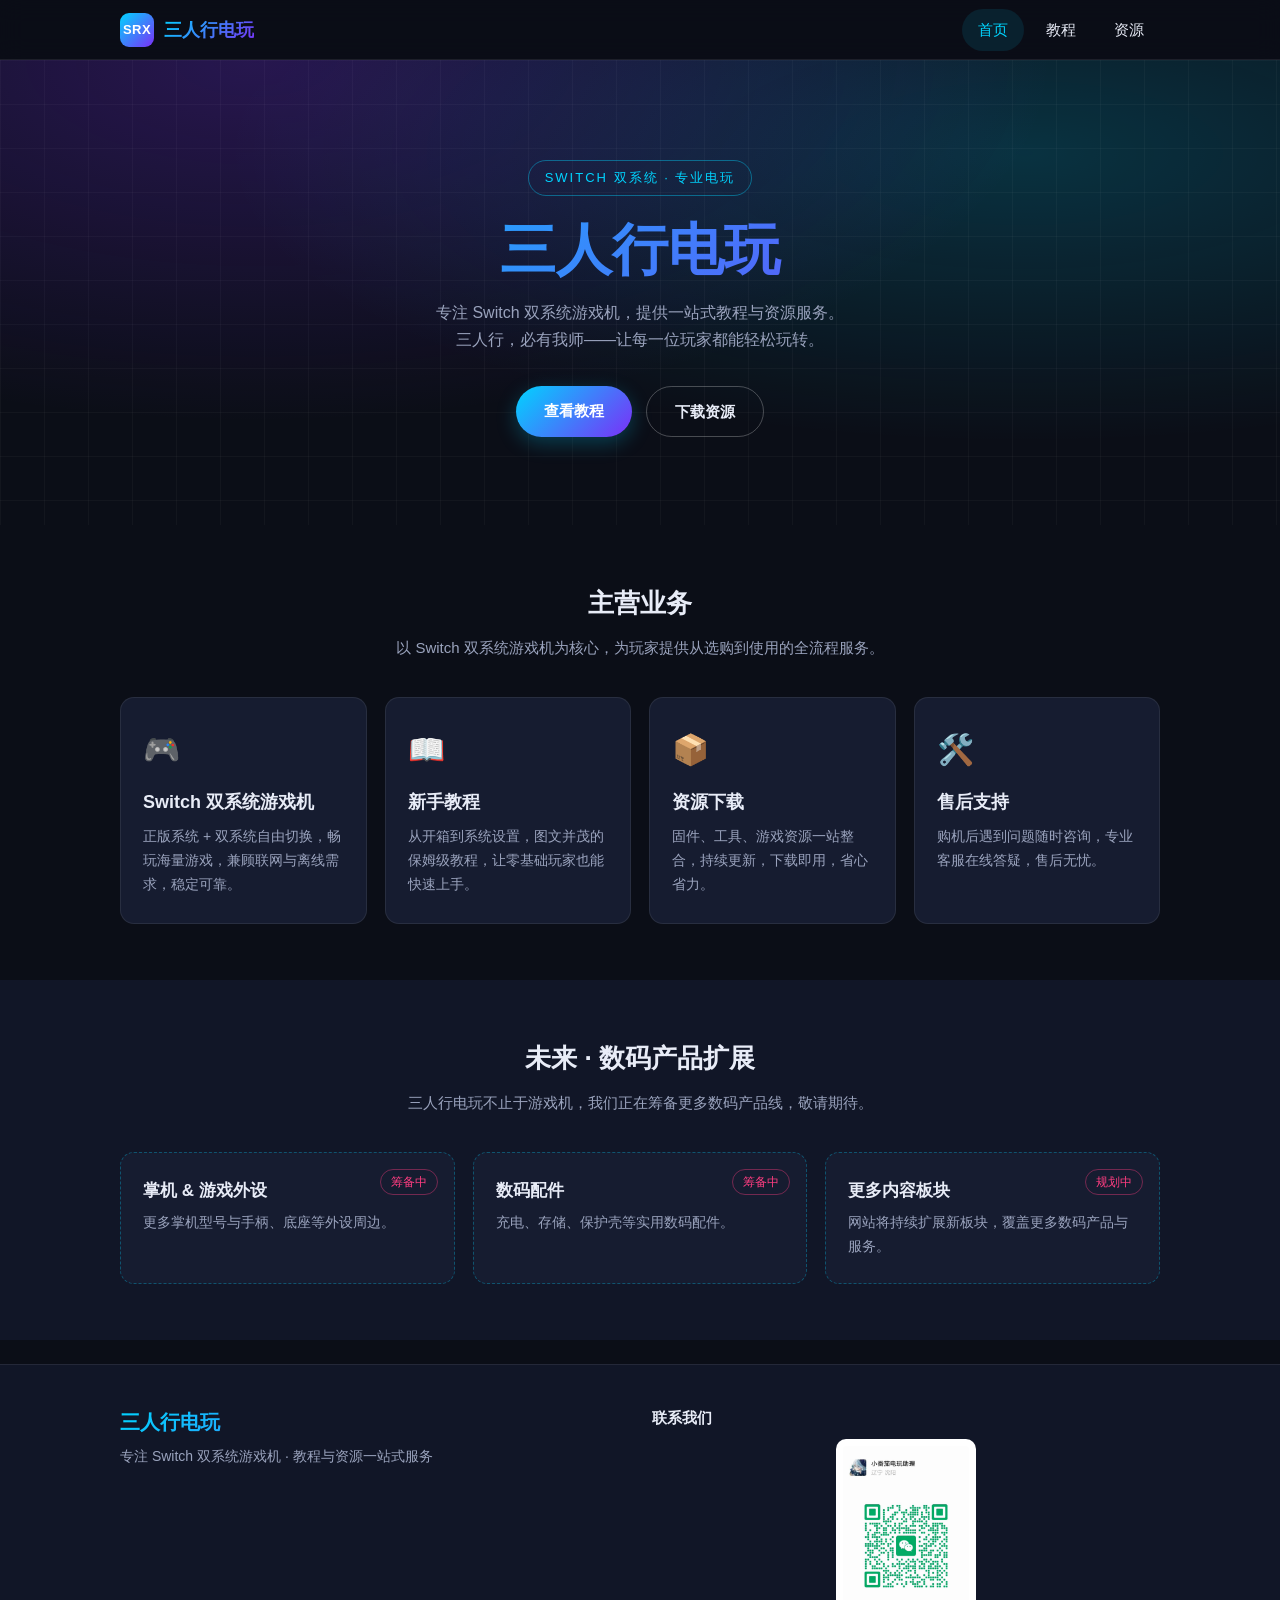
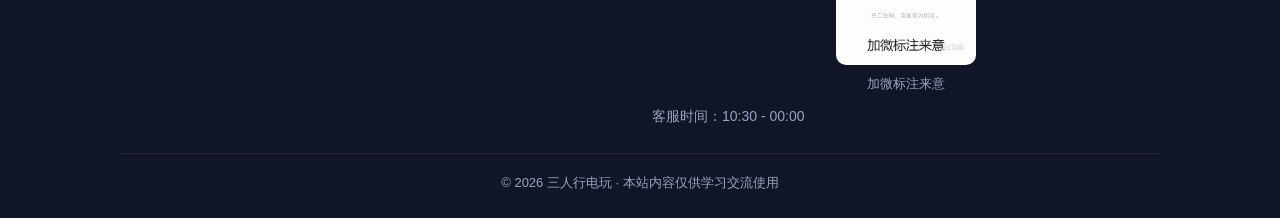
<file: index.html>
<!DOCTYPE html>
<html lang="zh-CN">
<head>
  <meta charset="UTF-8">
  <meta name="viewport" content="width=device-width, initial-scale=1.0, viewport-fit=cover">
  <meta name="description" content="三人行电玩 - 专注 Switch 双系统游戏机，提供教程与资源下载，未来扩展数码产品业务">
  <meta name="theme-color" content="#0b0e17">
  <title>三人行电玩 - Switch 双系统游戏机</title>
  <link rel="stylesheet" href="css/style.css">
</head>
<body>
  <!-- 顶部导航 -->
  <header class="site-header" id="siteHeader">
    <div class="container header-inner">
      <a href="index.html" class="brand">
        <span class="brand-logo">SRX</span>
        <span class="brand-text">三人行电玩</span>
      </a>
      <button class="nav-toggle" id="navToggle" aria-label="打开菜单" aria-expanded="false">
        <span></span><span></span><span></span>
      </button>
      <nav class="main-nav" id="mainNav">
        <ul class="nav-list" id="navList">
          <!-- 导航项由 js/main.js 根据 NAV_ITEMS 配置渲染，便于后续扩展新板块 -->
        </ul>
      </nav>
    </div>
  </header>

  <main>
    <!-- Hero 区 -->
    <section class="hero">
      <div class="container hero-inner">
        <p class="hero-tag">SWITCH 双系统 · 专业电玩</p>
        <h1 class="hero-title">三人行电玩</h1>
        <p class="hero-sub">专注 Switch 双系统游戏机，提供一站式教程与资源服务。<br>三人行，必有我师——让每一位玩家都能轻松玩转。</p>
        <div class="hero-actions">
          <a href="tutorials.html" class="btn btn-primary">查看教程</a>
          <a href="resources.html" class="btn btn-ghost">下载资源</a>
        </div>
      </div>
    </section>

    <!-- 主营业务 -->
    <section class="section">
      <div class="container">
        <h2 class="section-title">主营业务</h2>
        <p class="section-desc">以 Switch 双系统游戏机为核心，为玩家提供从选购到使用的全流程服务。</p>
        <div class="card-grid">
          <article class="card">
            <div class="card-icon">🎮</div>
            <h3>Switch 双系统游戏机</h3>
            <p>正版系统 + 双系统自由切换，畅玩海量游戏，兼顾联网与离线需求，稳定可靠。</p>
          </article>
          <article class="card">
            <div class="card-icon">📖</div>
            <h3>新手教程</h3>
            <p>从开箱到系统设置，图文并茂的保姆级教程，让零基础玩家也能快速上手。</p>
          </article>
          <article class="card">
            <div class="card-icon">📦</div>
            <h3>资源下载</h3>
            <p>固件、工具、游戏资源一站整合，持续更新，下载即用，省心省力。</p>
          </article>
          <article class="card">
            <div class="card-icon">🛠️</div>
            <h3>售后支持</h3>
            <p>购机后遇到问题随时咨询，专业客服在线答疑，售后无忧。</p>
          </article>
        </div>
      </div>
    </section>

    <!-- 未来数码产品预告 -->
    <section class="section section-alt">
      <div class="container">
        <h2 class="section-title">未来 · 数码产品扩展</h2>
        <p class="section-desc">三人行电玩不止于游戏机，我们正在筹备更多数码产品线，敬请期待。</p>
        <div class="coming-grid">
          <div class="coming-item">
            <span class="coming-badge">筹备中</span>
            <h3>掌机 &amp; 游戏外设</h3>
            <p>更多掌机型号与手柄、底座等外设周边。</p>
          </div>
          <div class="coming-item">
            <span class="coming-badge">筹备中</span>
            <h3>数码配件</h3>
            <p>充电、存储、保护壳等实用数码配件。</p>
          </div>
          <div class="coming-item">
            <span class="coming-badge">规划中</span>
            <h3>更多内容板块</h3>
            <p>网站将持续扩展新板块，覆盖更多数码产品与服务。</p>
          </div>
        </div>
      </div>
    </section>
  </main>

  <!-- 页脚 -->
  <footer class="site-footer">
    <div class="container footer-inner">
      <div class="footer-brand">
        <h3>三人行电玩</h3>
        <p>专注 Switch 双系统游戏机 · 教程与资源一站式服务</p>
      </div>
      <div class="footer-contact">
        <h4>联系我们</h4>
        <p class="footer-qr"><img src="assets/images/wechat-qr.png" alt="微信二维码"><span class="qr-note">加微标注来意</span></p>
        <p>客服时间：<span>10:30 - 00:00</span></p>
      </div>
      <p class="footer-copy">© <span id="year"></span> 三人行电玩 · 本站内容仅供学习交流使用</p>
    </div>
  </footer>

  <script src="js/main.js"></script>
</body>
</html>
</file>
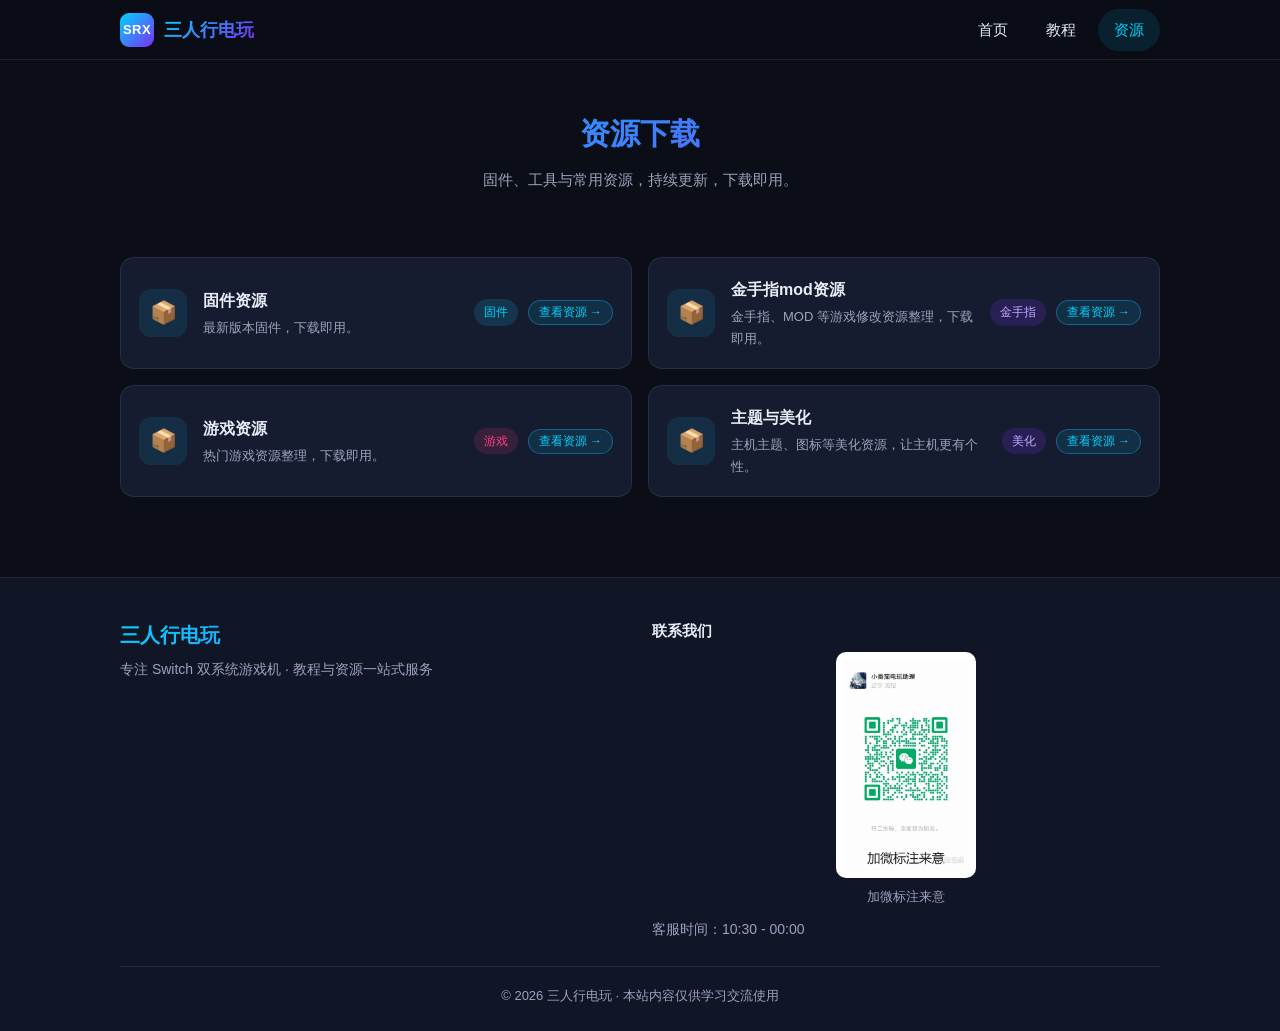
<file: resources.html>
<!DOCTYPE html>
<html lang="zh-CN">
<head>
  <meta charset="UTF-8">
  <meta name="viewport" content="width=device-width, initial-scale=1.0, viewport-fit=cover">
  <meta name="description" content="三人行电玩 - Switch 双系统游戏机资源下载">
  <meta name="theme-color" content="#0b0e17">
  <title>资源下载 - 三人行电玩</title>
  <link rel="stylesheet" href="css/style.css">
</head>
<body>
  <!-- 顶部导航 -->
  <header class="site-header" id="siteHeader">
    <div class="container header-inner">
      <a href="index.html" class="brand">
        <span class="brand-logo">SRX</span>
        <span class="brand-text">三人行电玩</span>
      </a>
      <button class="nav-toggle" id="navToggle" aria-label="打开菜单" aria-expanded="false">
        <span></span><span></span><span></span>
      </button>
      <nav class="main-nav" id="mainNav">
        <ul class="nav-list" id="navList">
          <!-- 导航项由 js/main.js 根据 NAV_ITEMS 配置渲染 -->
        </ul>
      </nav>
    </div>
  </header>

  <main>
    <section class="page-hero">
      <div class="container">
        <h1 class="page-title">资源下载</h1>
        <p class="page-desc">固件、工具与常用资源，持续更新，下载即用。</p>
      </div>
    </section>

    <section class="section">
      <div class="container">
        <div class="resource-list" id="resourceList">
          <!-- 资源条目由 js/main.js 根据 RESOURCES 配置渲染，便于后续替换 -->
        </div>
      </div>
    </section>
  </main>

  <!-- 资源弹窗 -->
  <div class="modal-overlay" id="modalOverlay"></div>
  <div class="modal" id="resourceModal" role="dialog" aria-modal="true" aria-labelledby="modalTitle">
    <div class="modal-header">
      <h3 id="modalTitle">资源</h3>
      <button class="modal-close" id="modalClose" aria-label="关闭">×</button>
    </div>
    <div class="modal-body">
      <div class="modal-warning" id="modalWarning">
        <p class="modal-warning-text" id="modalWarningText"></p>
        <button class="modal-confirm" id="modalConfirm">确认</button>
      </div>
      <div class="modal-content" id="modalContent">
        <p class="modal-notice" id="modalNotice"></p>
        <div class="modal-links" id="modalLinks"></div>
      </div>
    </div>
  </div>

  <!-- 页脚 -->
  <footer class="site-footer">
    <div class="container footer-inner">
      <div class="footer-brand">
        <h3>三人行电玩</h3>
        <p>专注 Switch 双系统游戏机 · 教程与资源一站式服务</p>
      </div>
      <div class="footer-contact">
        <h4>联系我们</h4>
        <p class="footer-qr"><img src="assets/images/wechat-qr.png" alt="微信二维码"><span class="qr-note">加微标注来意</span></p>
        <p>客服时间：<span>10:30 - 00:00</span></p>
      </div>
      <p class="footer-copy">© <span id="year"></span> 三人行电玩 · 本站内容仅供学习交流使用</p>
    </div>
  </footer>

  <script src="js/main.js"></script>
</body>
</html>
</file>
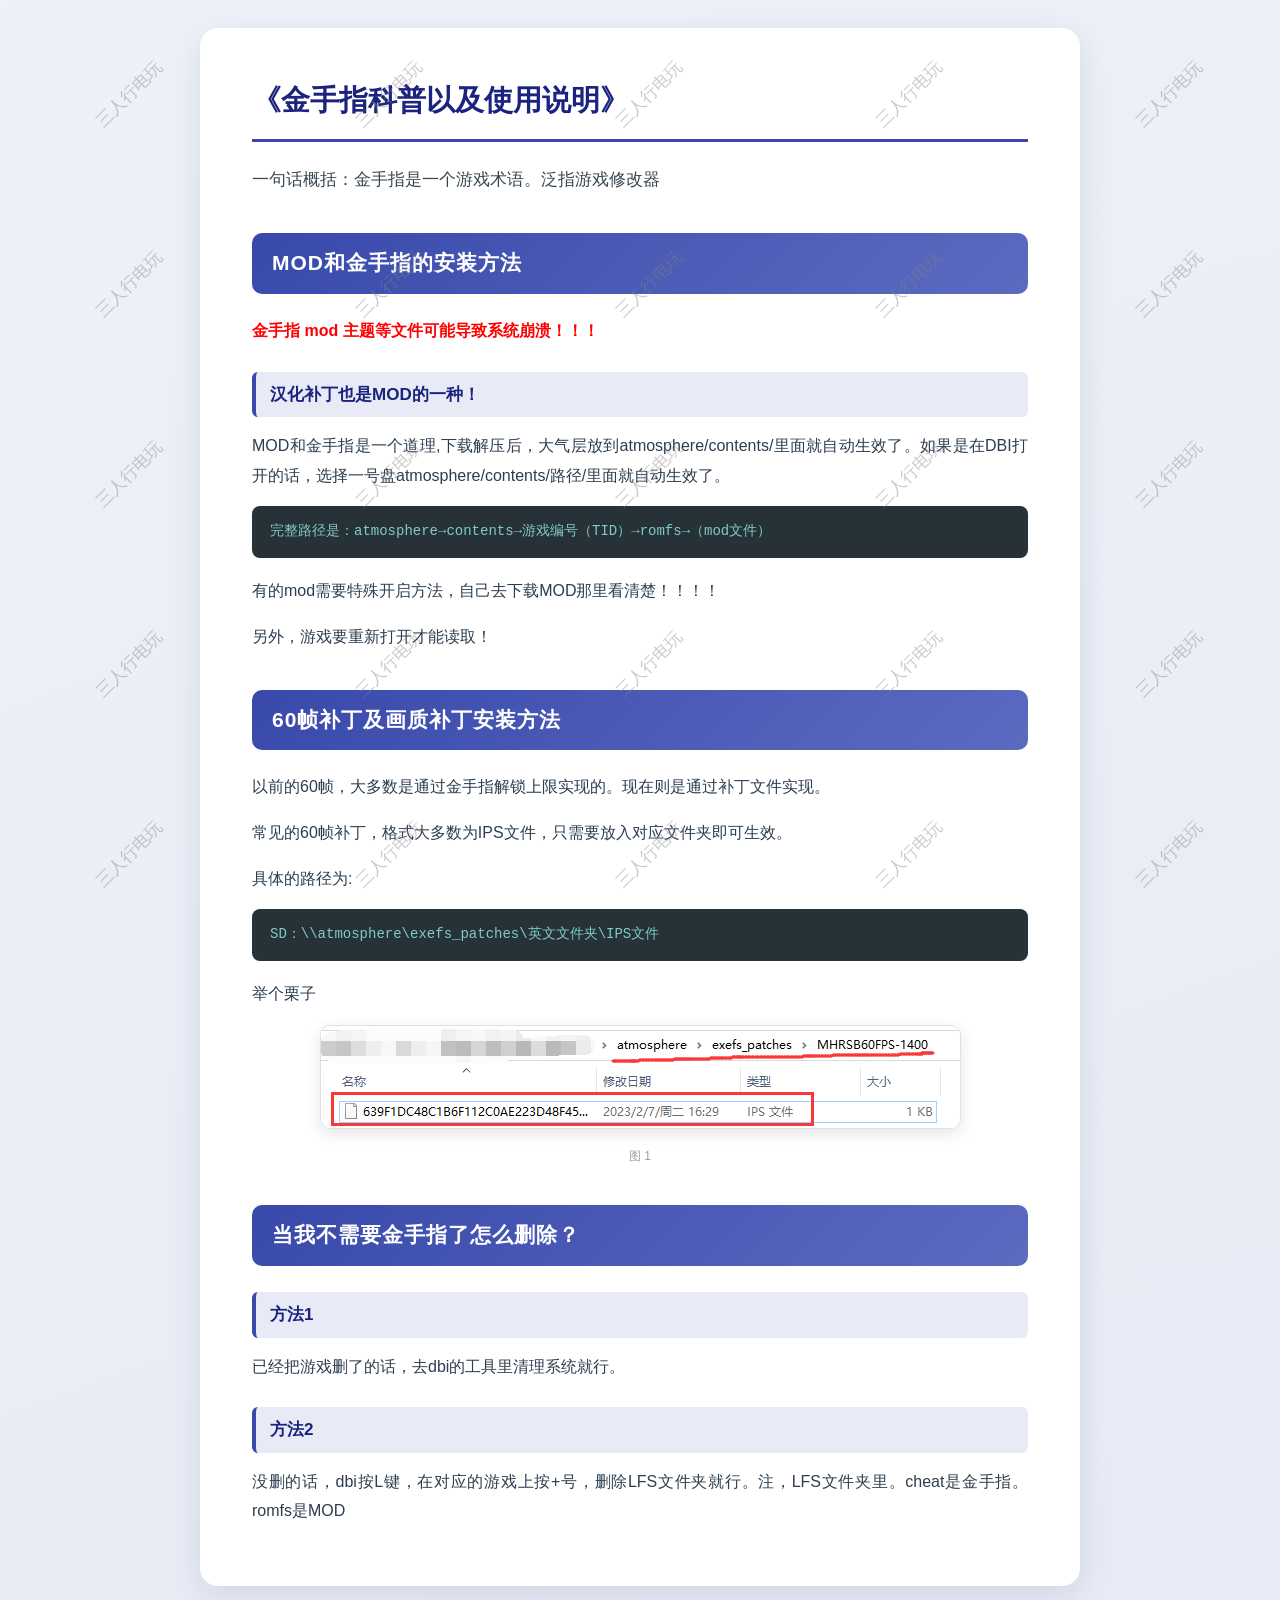
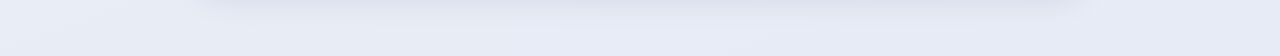
<file: tutorial-cheats.html>
<!DOCTYPE html>
<html lang="zh-CN">
<head>
<meta charset="UTF-8">
<meta name="viewport" content="width=device-width, initial-scale=1.0">
<title>《金手指科普以及使用说明》</title>
<style>
  * { margin:0; padding:0; box-sizing:border-box; }
  body {
    font-family: "Microsoft YaHei", "PingFang SC", "Segoe UI", sans-serif;
    background: linear-gradient(160deg,#eef1f8 0%,#e6ebf5 100%);
    color: #2c3e50;
    line-height: 1.85;
    padding: 28px 12px 70px;
  }
  .page {
    max-width: 880px;
    margin: 0 auto;
    background: #fff;
    border-radius: 18px;
    box-shadow: 0 10px 34px rgba(20,30,80,.10);
    padding: 50px 52px 44px;
  }
  h1 {
    font-size: 29px;
    line-height: 1.55;
    color: #1a237e;
    padding-bottom: 16px;
    margin-bottom: 22px;
    border-bottom: 3px solid #3949ab;
  }
  h2 {
    font-size: 21px;
    color: #fff;
    background: linear-gradient(135deg,#3949ab,#5c6bc0);
    padding: 11px 20px;
    border-radius: 10px;
    margin: 38px 0 22px;
    letter-spacing: 1px;
  }
  h3 {
    font-size: 17px;
    color: #1a237e;
    background: #e8eaf6;
    border-left: 4px solid #3949ab;
    padding: 7px 14px;
    border-radius: 6px;
    margin: 26px 0 14px;
  }
  p { font-size: 16px; margin-bottom: 16px; text-align: justify; }
  p.lead { font-size: 17px; color: #37474f; }
  pre.path {
    background: #263238;
    color: #80cbc4;
    font-family: Consolas, "Courier New", monospace;
    font-size: 14px;
    padding: 13px 18px;
    border-radius: 8px;
    overflow-x: auto;
    margin-bottom: 18px;
    white-space: pre-wrap;
    word-break: break-all;
  }
  a.ext {
    display: inline-block;
    color: #fff;
    background: #3949ab;
    text-decoration: none;
    padding: 6px 18px;
    border-radius: 20px;
    font-size: 15px;
    font-weight: 600;
    margin-bottom: 16px;
    transition: background .2s;
  }
  a.ext:hover { background: #1a237e; }
  a.inline { color: #3949ab; font-weight: 600; text-decoration: none; }
  a.inline:hover { text-decoration: underline; }
  figure.img {
    margin: 6px 0 22px;
    text-align: center;
  }
  figure.img img {
    max-width: 100%;
    height: auto;
    border-radius: 10px;
    border: 1px solid #e0e0e0;
    box-shadow: 0 5px 16px rgba(0,0,0,.10);
  }
  figure.img figcaption {
    font-size: 12px;
    color: #9e9e9e;
    margin-top: 7px;
  }
  .note {
    background: #fff8e1;
    border-left: 5px solid #f9a825;
    padding: 13px 18px;
    border-radius: 8px;
    margin: 18px 0;
    font-size: 15px;
  }
</style>
<style>
body::before {
  content: "";
  position: fixed;
  inset: 0;
  z-index: 2147483647;
  pointer-events: none;
  background-image: url("[data-uri]");
  background-repeat: repeat;
  background-size: 260px 190px;
}
</style>
</head>
<body>
<div class="page">
  <h1>《金手指科普以及使用说明》</h1>
  <p class="lead">一句话概括：金手指是一个游戏术语。泛指游戏修改器</p>
  <h2>MOD和金手指的安装方法</h2>
  <p style="color:red;font-weight:bold;">金手指 mod 主题等文件可能导致系统崩溃！！！</p>
  <h3>汉化补丁也是MOD的一种！</h3>
  <p>MOD和金手指是一个道理,下载解压后，大气层放到atmosphere/contents/里面就自动生效了。如果是在DBI打开的话，选择一号盘atmosphere/contents/路径/里面就自动生效了。</p>
  <pre class="path">完整路径是：atmosphere→contents→游戏编号（TID）→romfs→（mod文件）</pre>
  <p>有的mod需要特殊开启方法，自己去下载MOD那里看清楚！！！！</p>
  <p>另外，游戏要重新打开才能读取！</p>
  <h2>60帧补丁及画质补丁安装方法</h2>
  <p>以前的60帧，大多数是通过金手指解锁上限实现的。现在则是通过补丁文件实现。</p>
  <p>常见的60帧补丁，格式大多数为IPS文件，只需要放入对应文件夹即可生效。</p>
  <p>具体的路径为:</p>
  <pre class="path">SD：\\atmosphere\exefs_patches\英文文件夹\IPS文件</pre>
  <p>举个栗子</p>
  <figure class="img"><img src="[data-uri]" alt="图片1" loading="lazy"><figcaption>图 1</figcaption></figure>
  <h2>当我不需要金手指了怎么删除？</h2>
  <h3>方法1</h3>
  <p>已经把游戏删了的话，去dbi的工具里清理系统就行。</p>
  <h3>方法2</h3>
  <p>没删的话，dbi按L键，在对应的游戏上按+号，删除LFS文件夹就行。注，LFS文件夹里。cheat是金手指。romfs是MOD</p>
  </div>
</body>
</html>
</file>
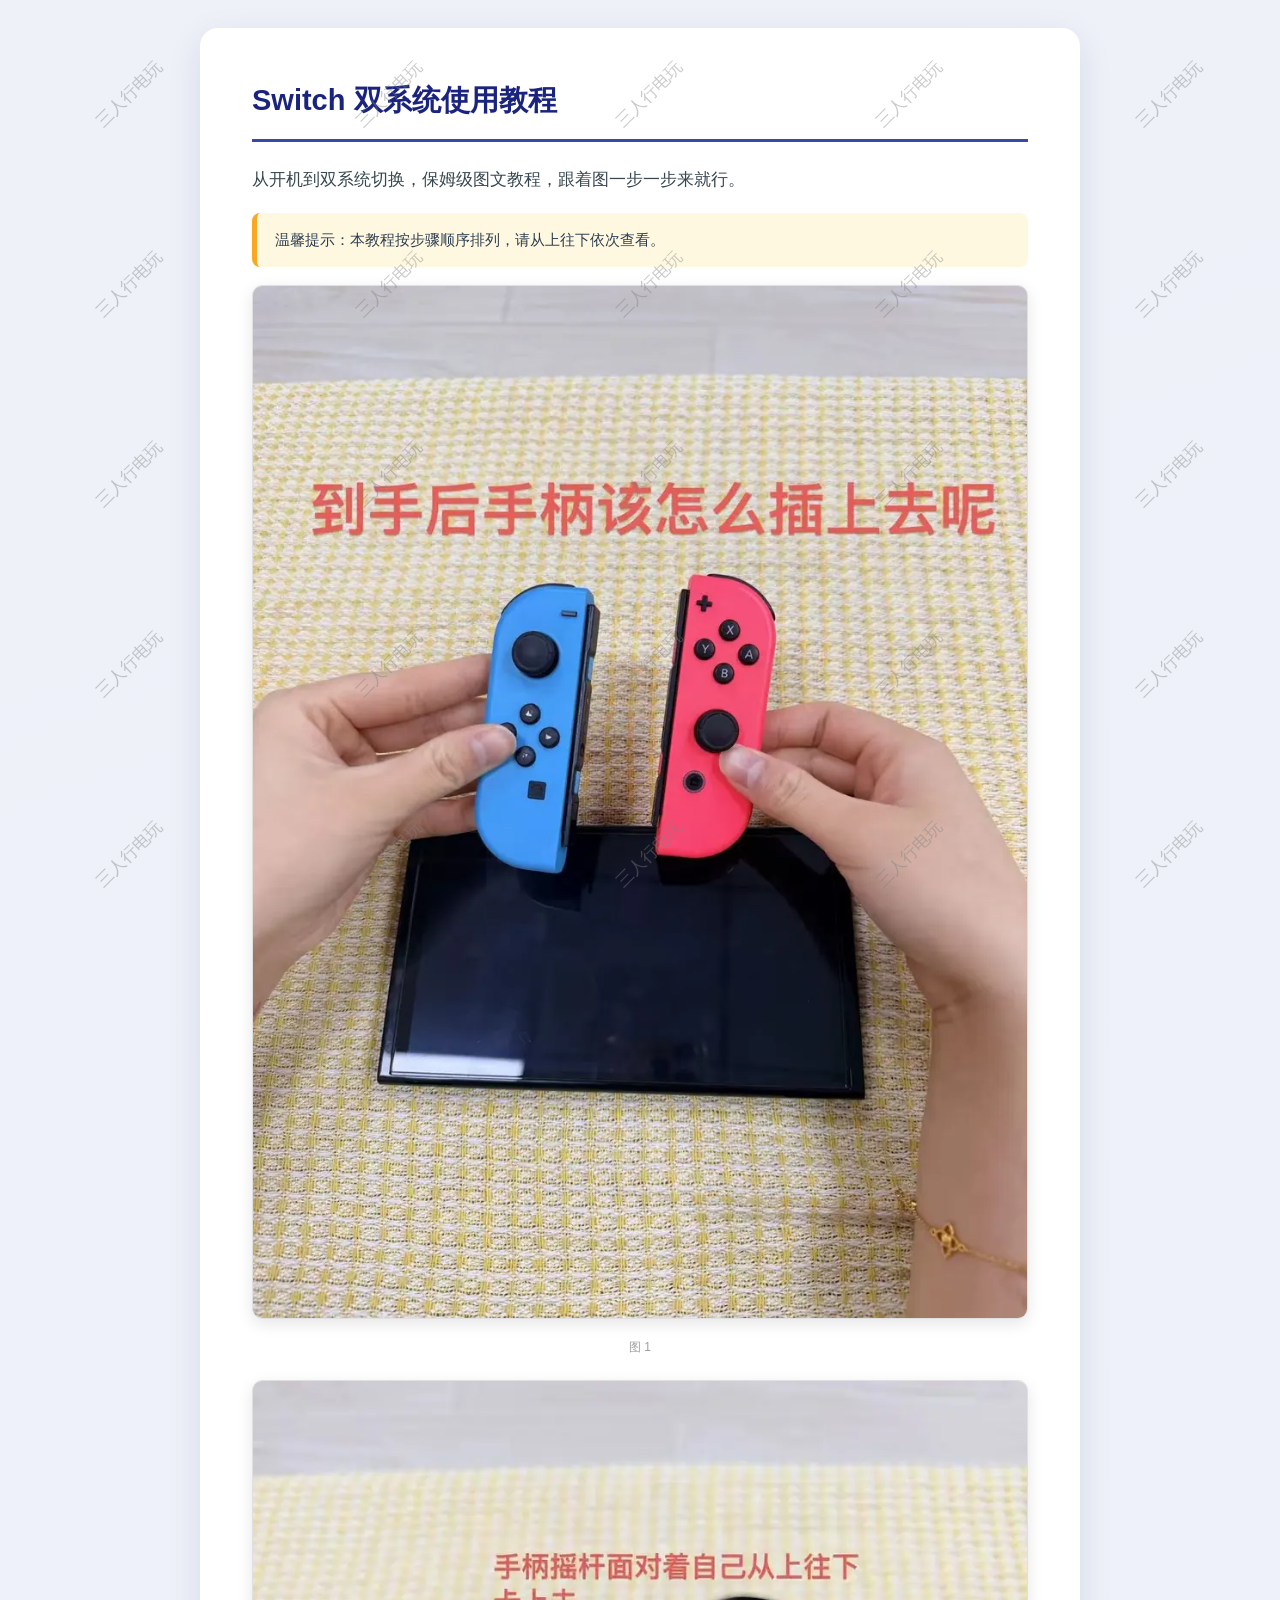
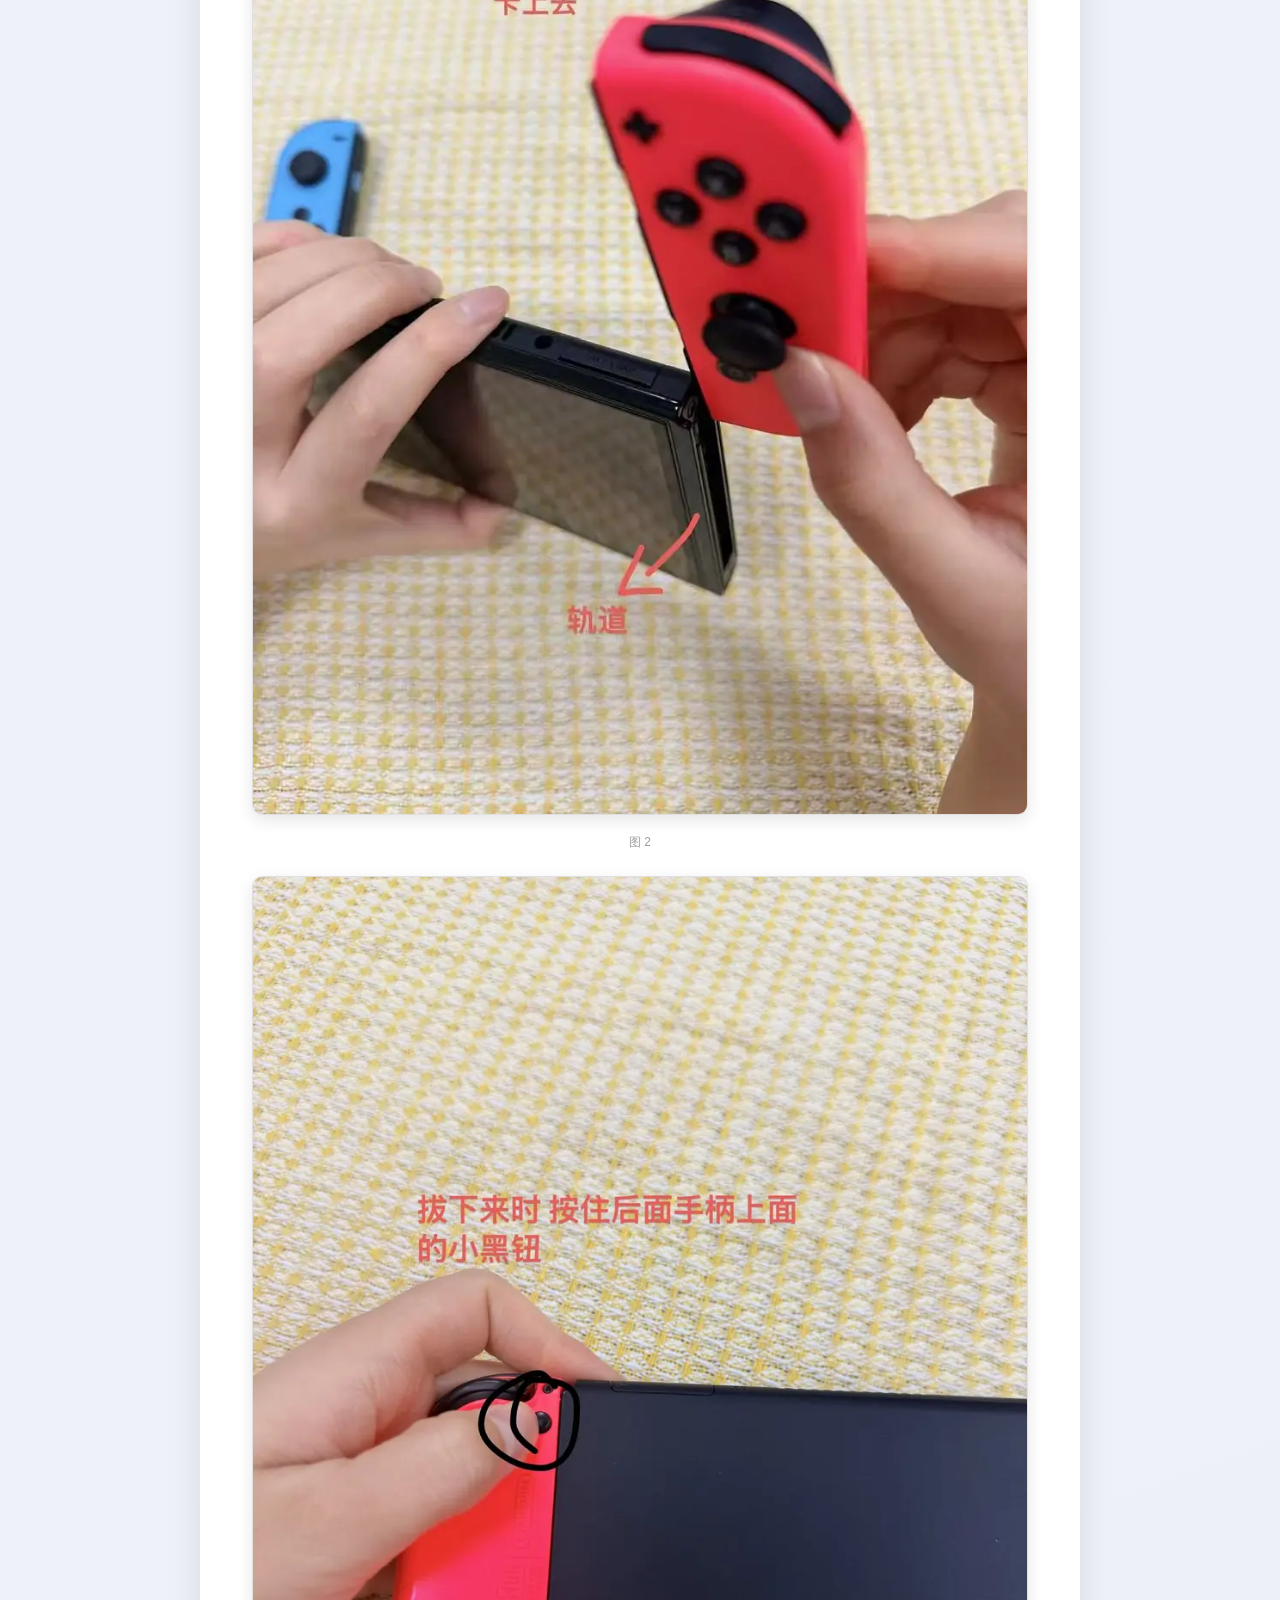
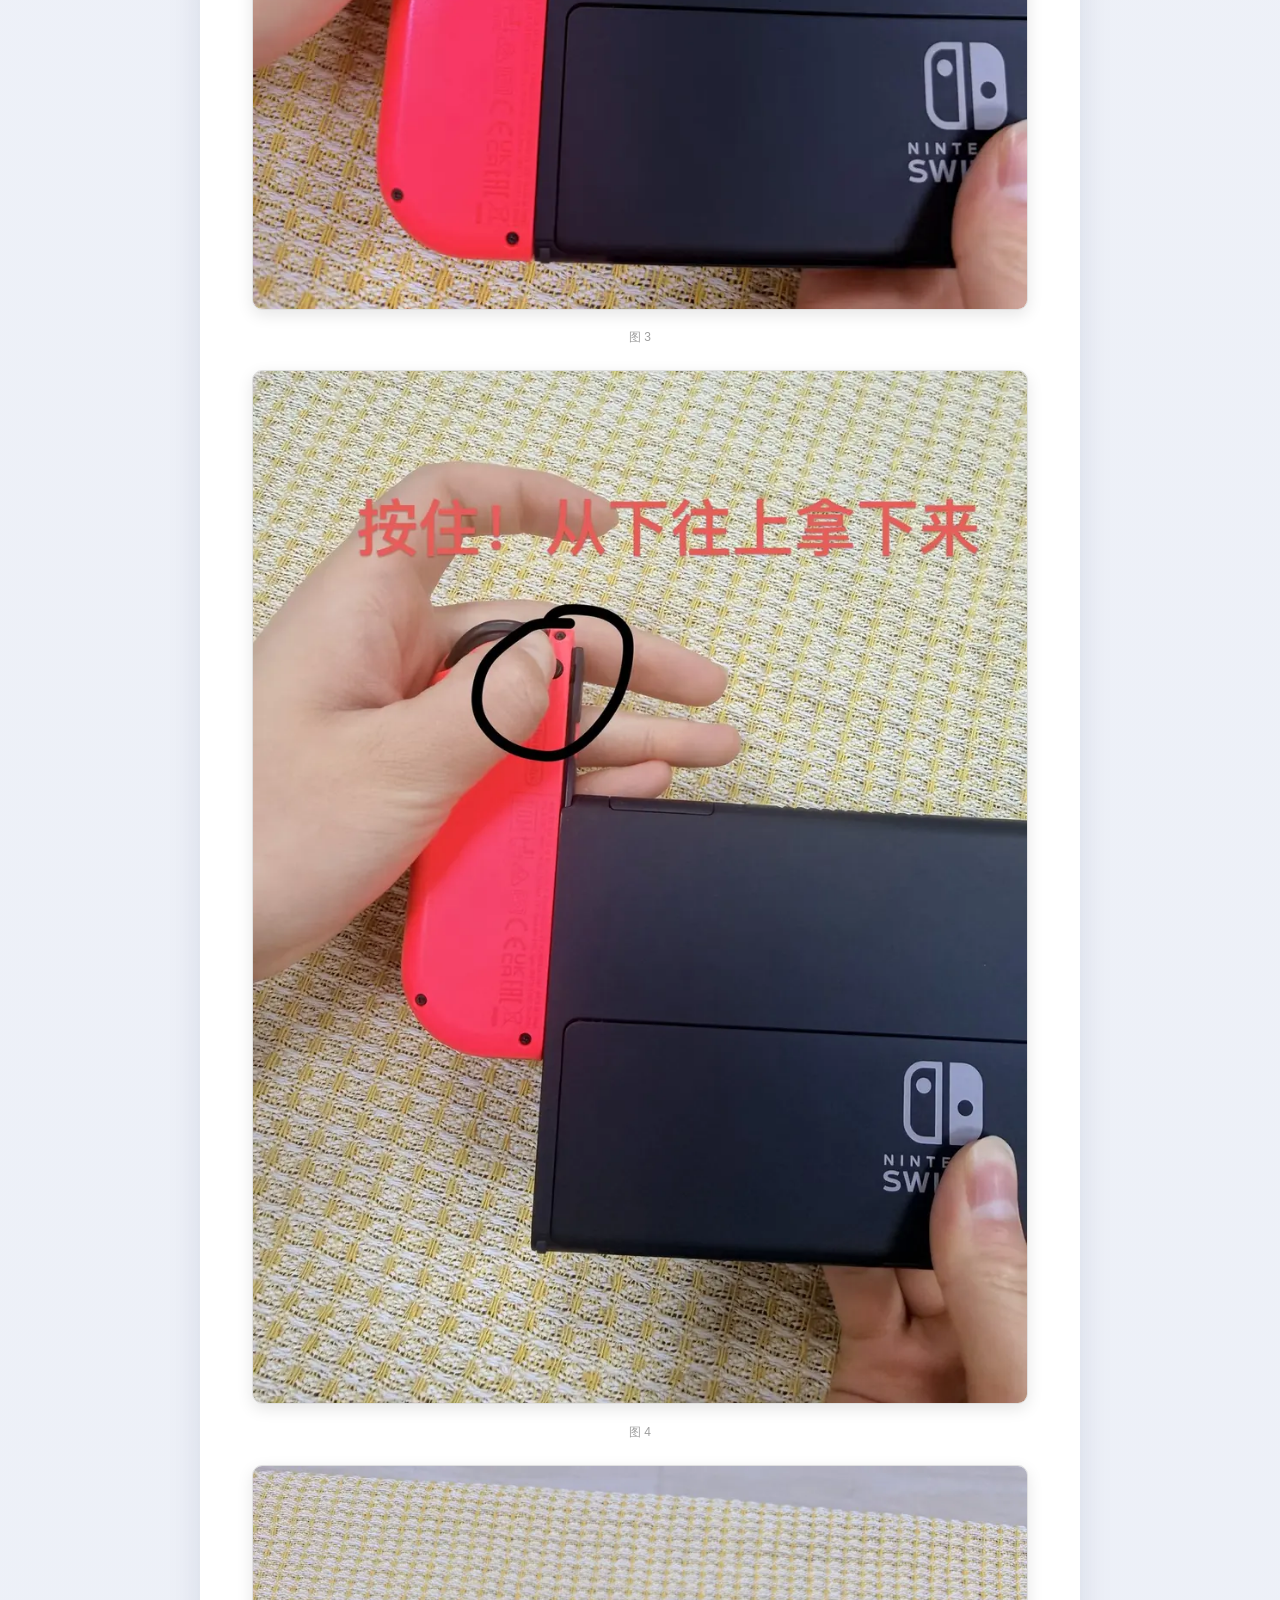
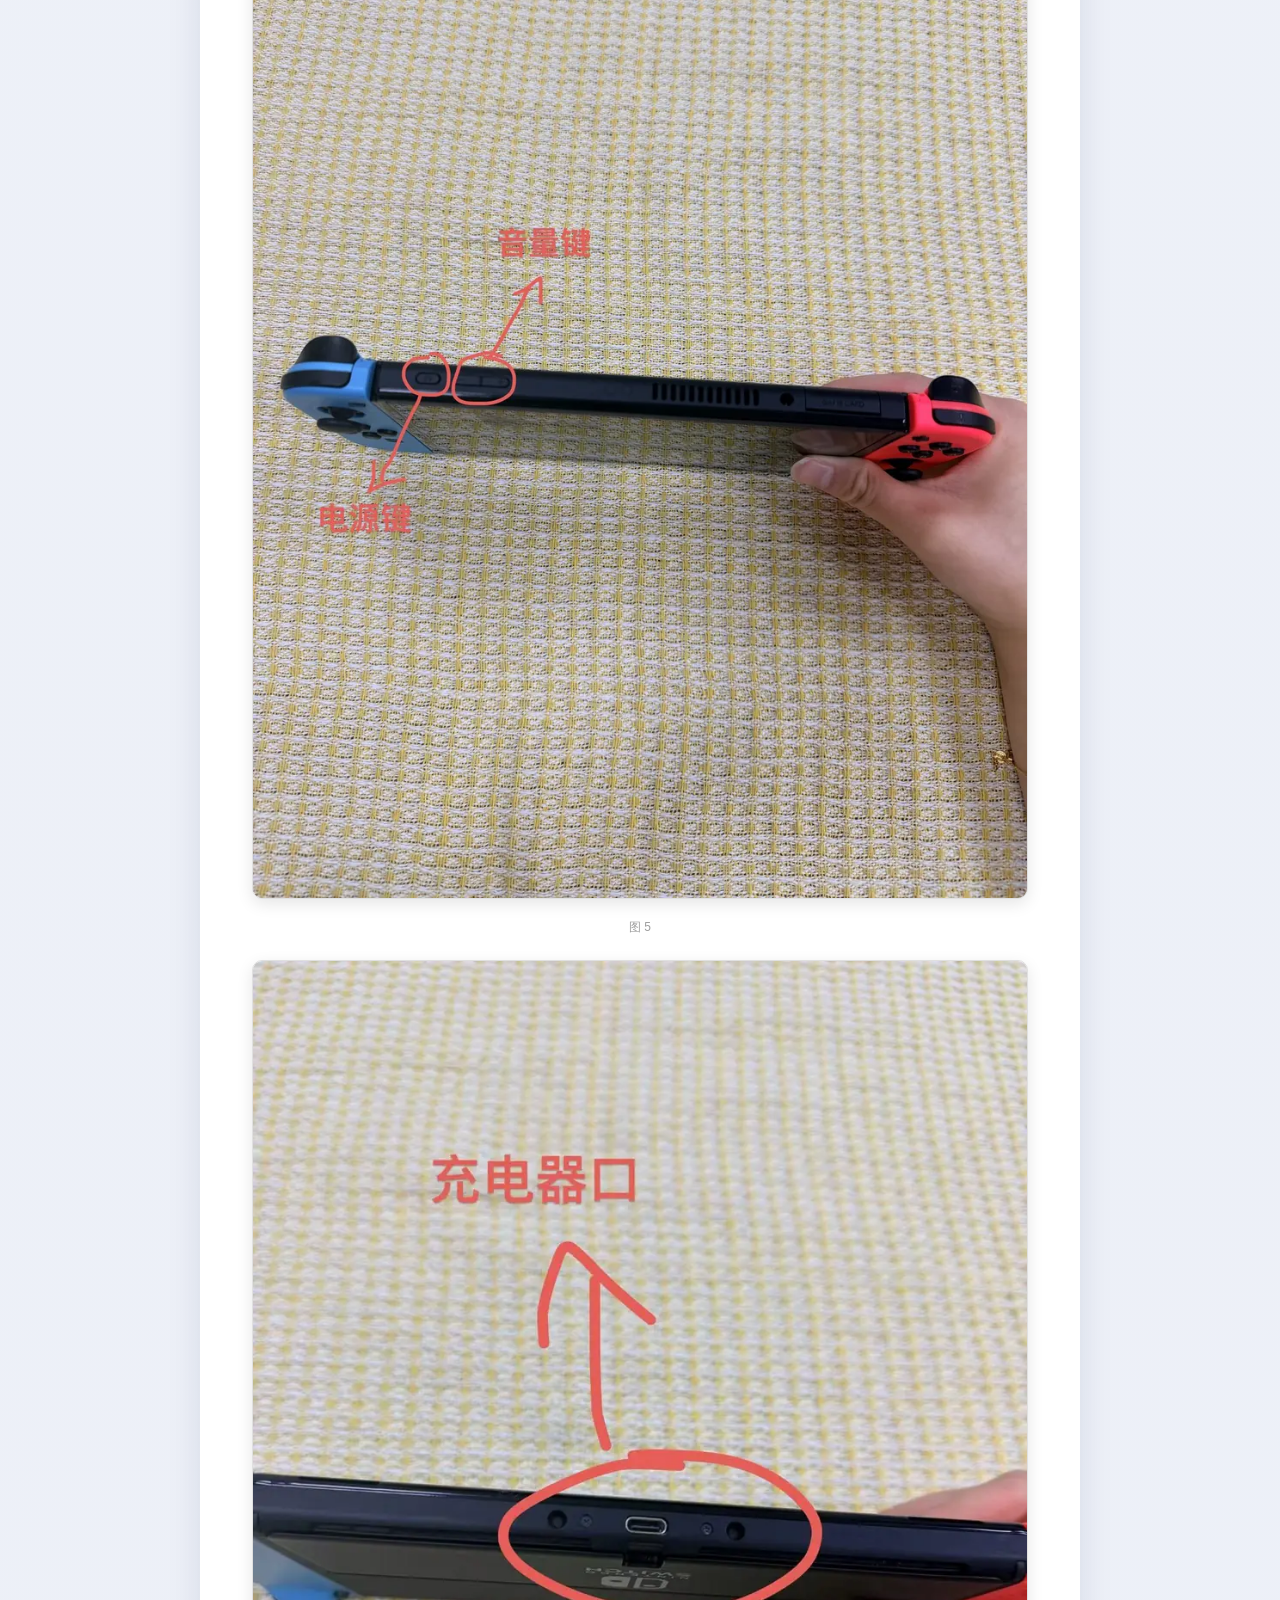
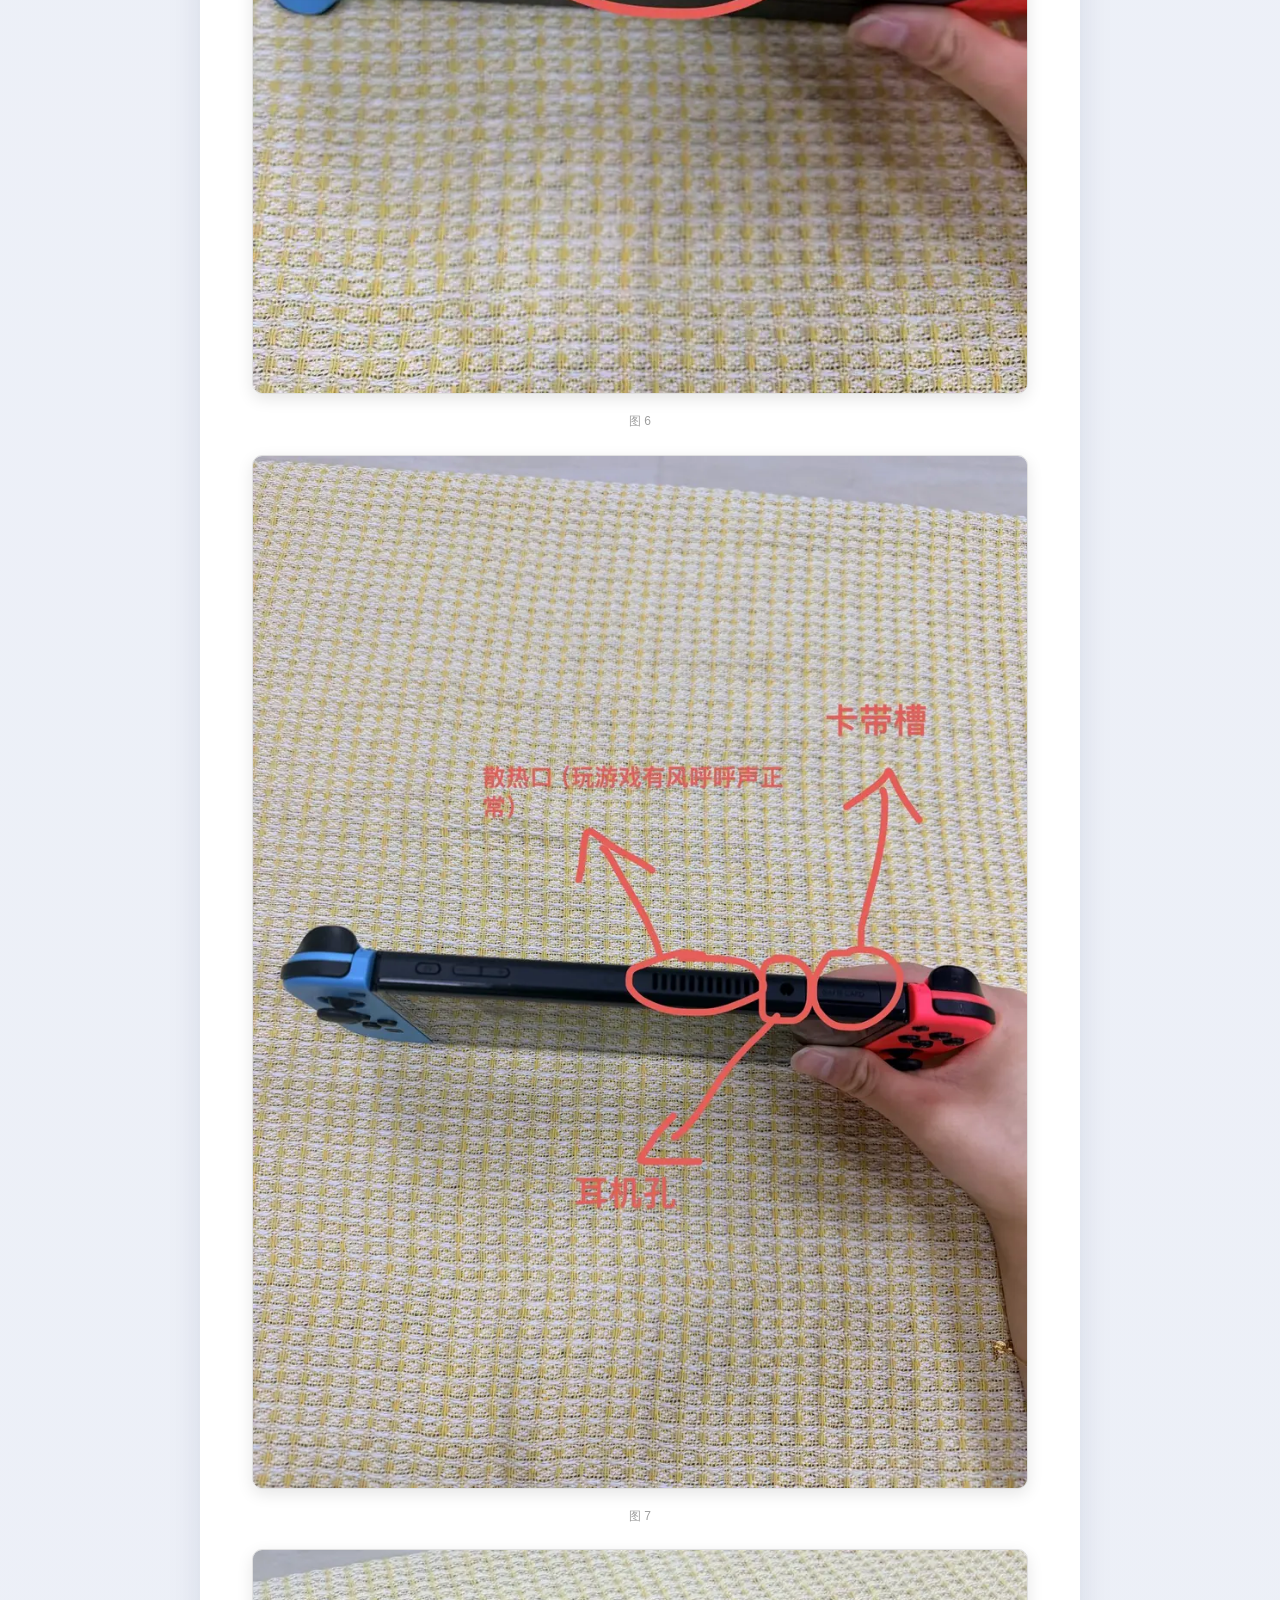
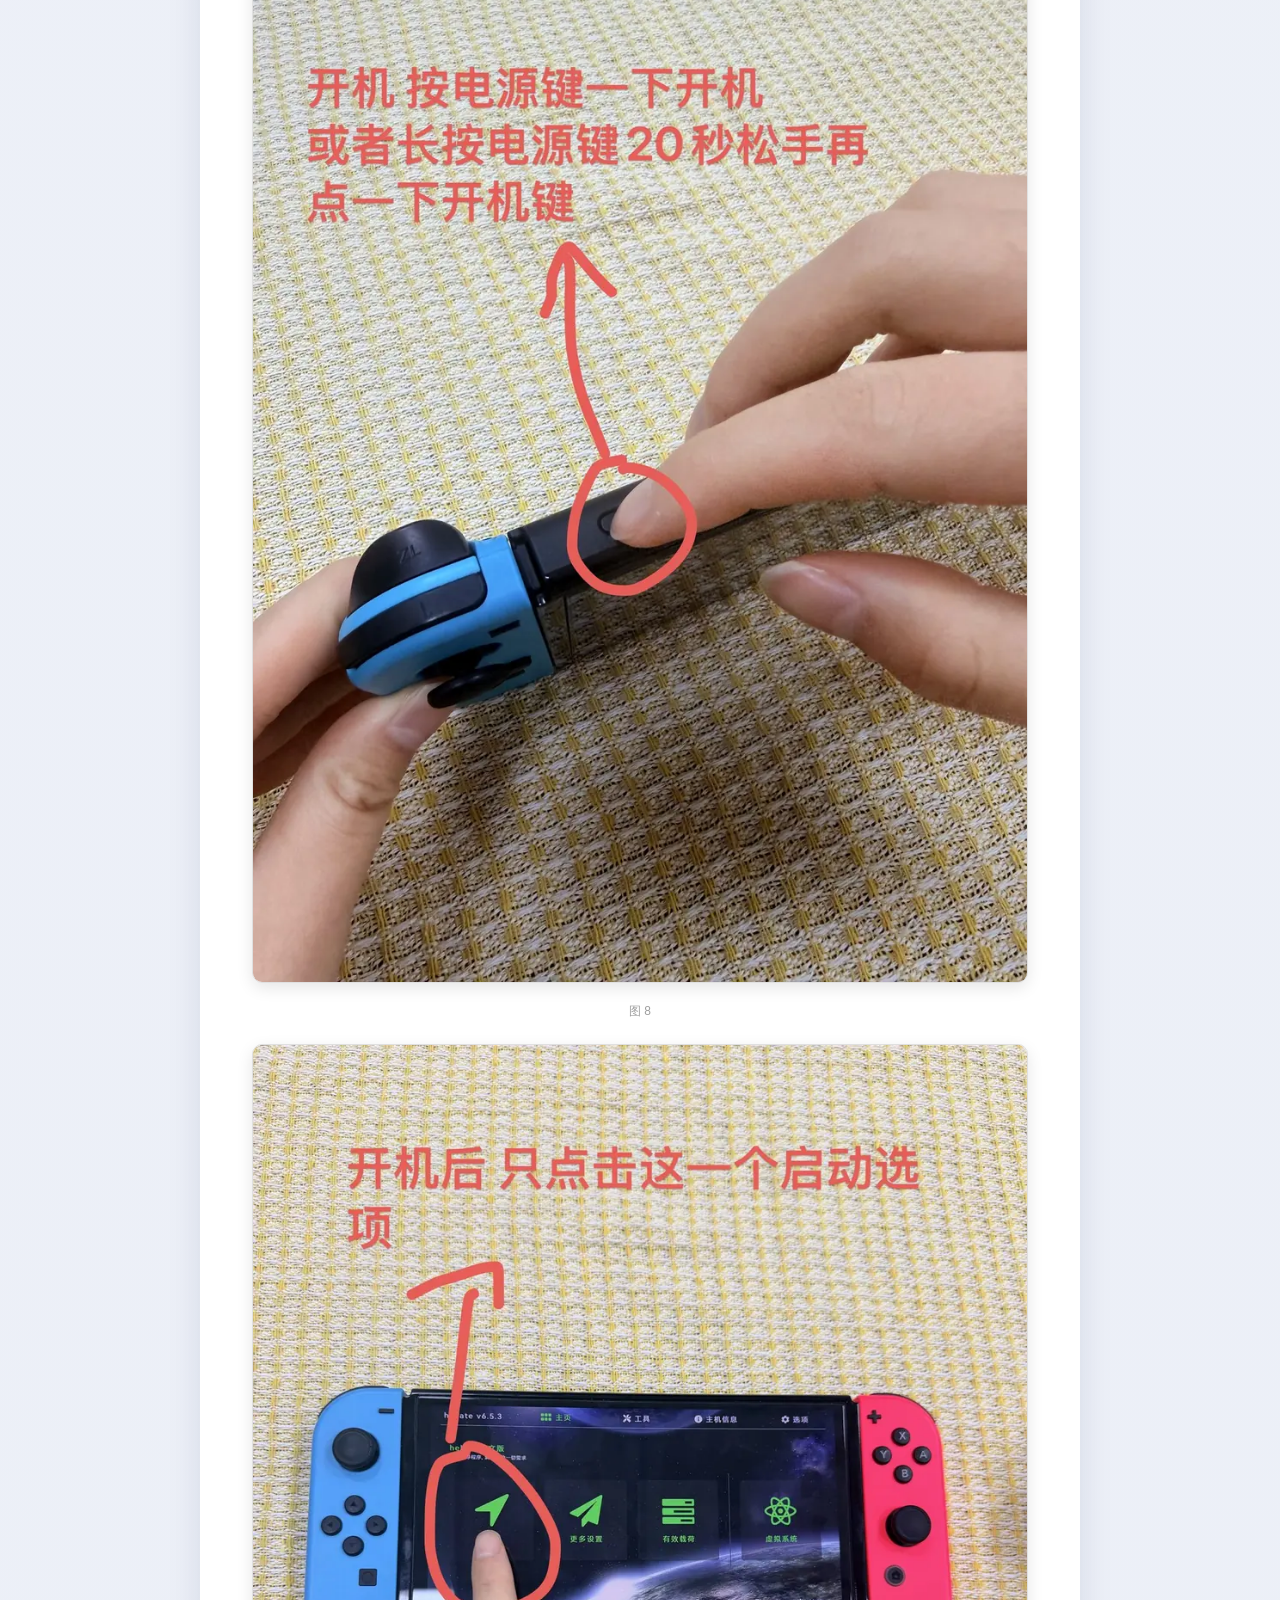
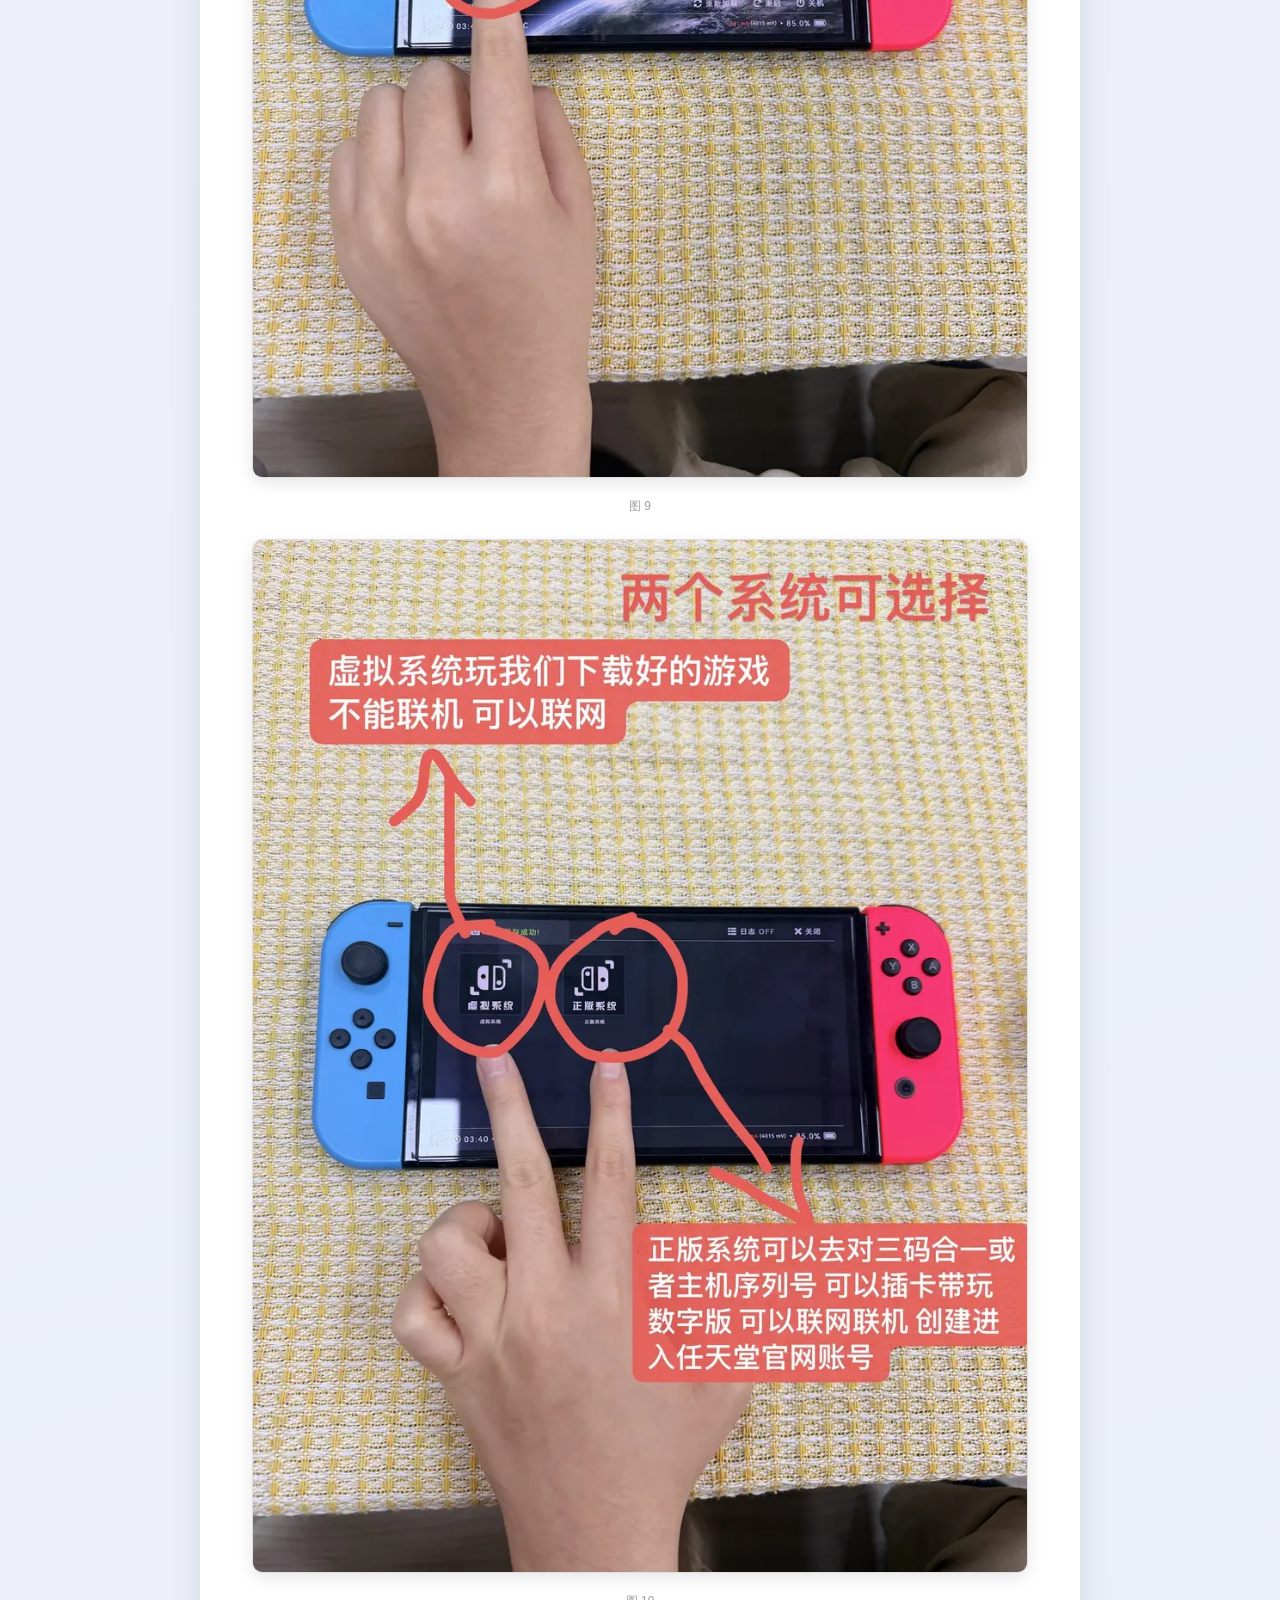
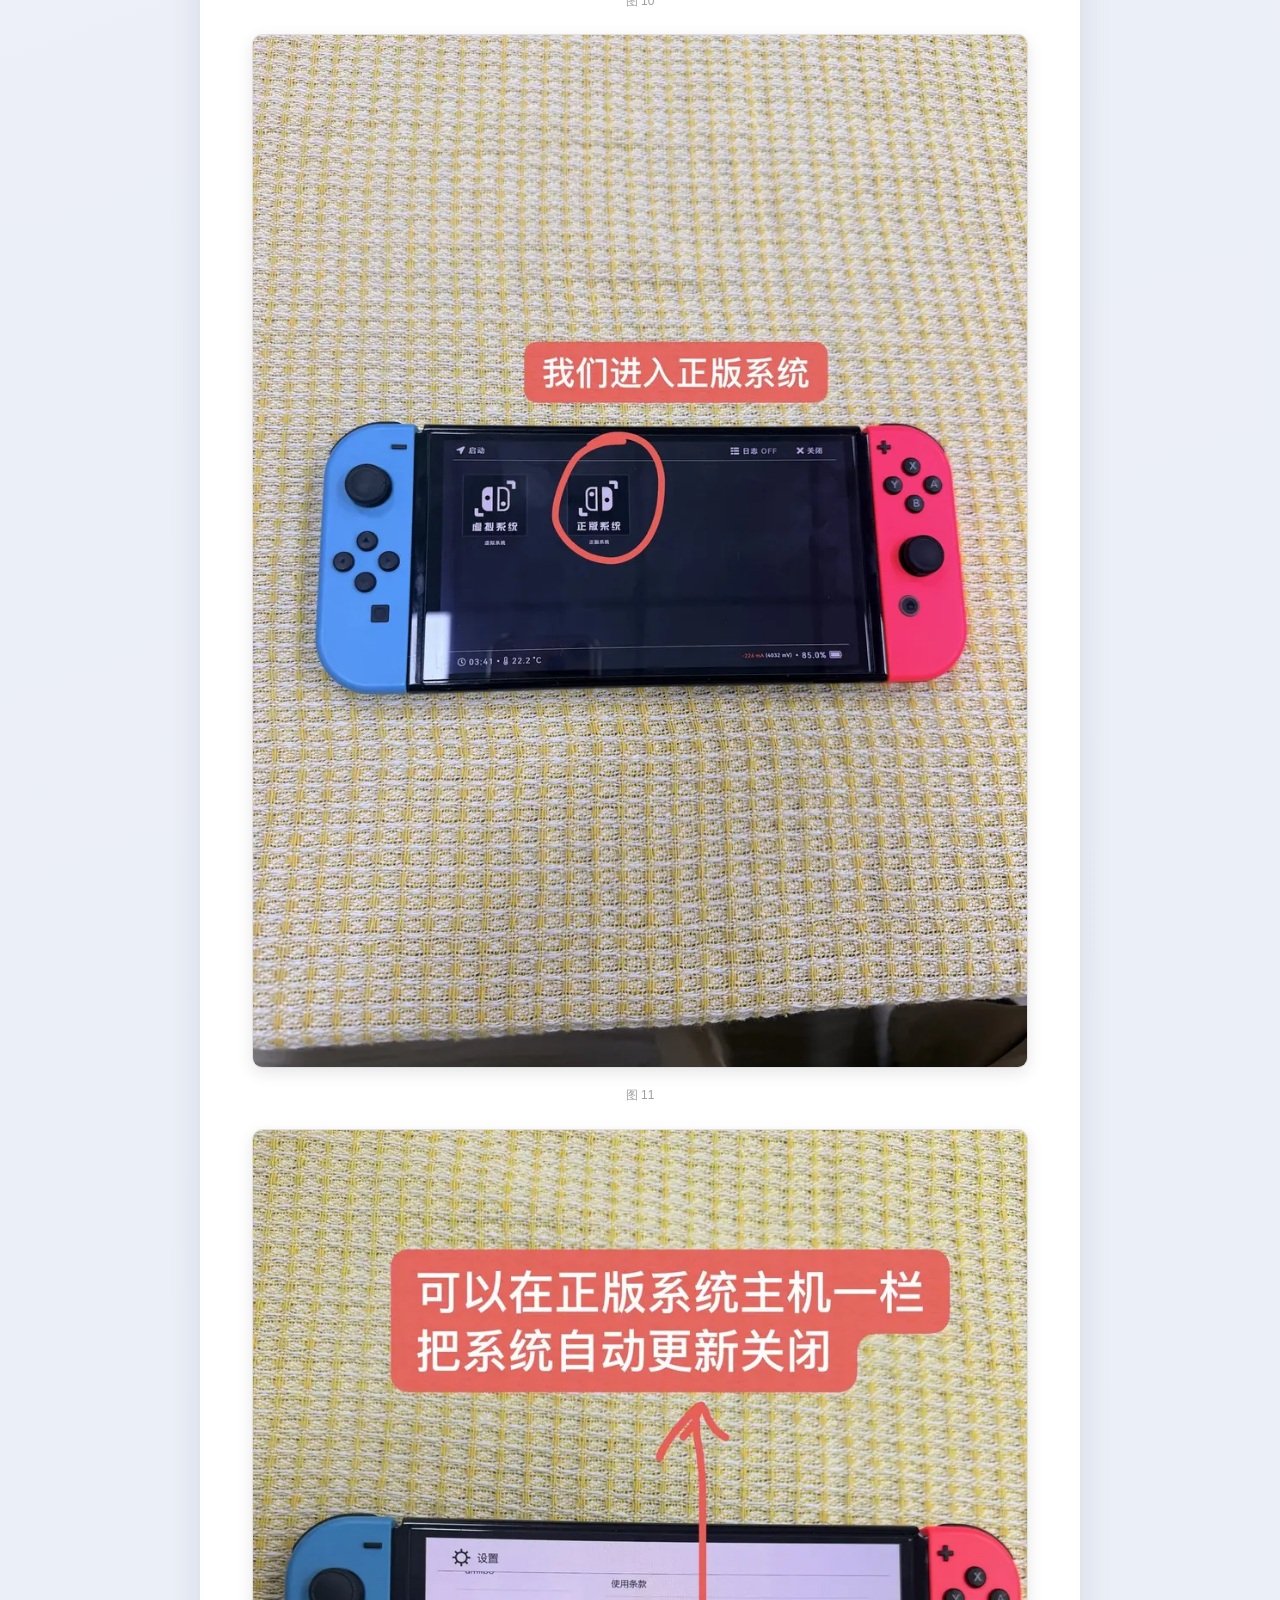
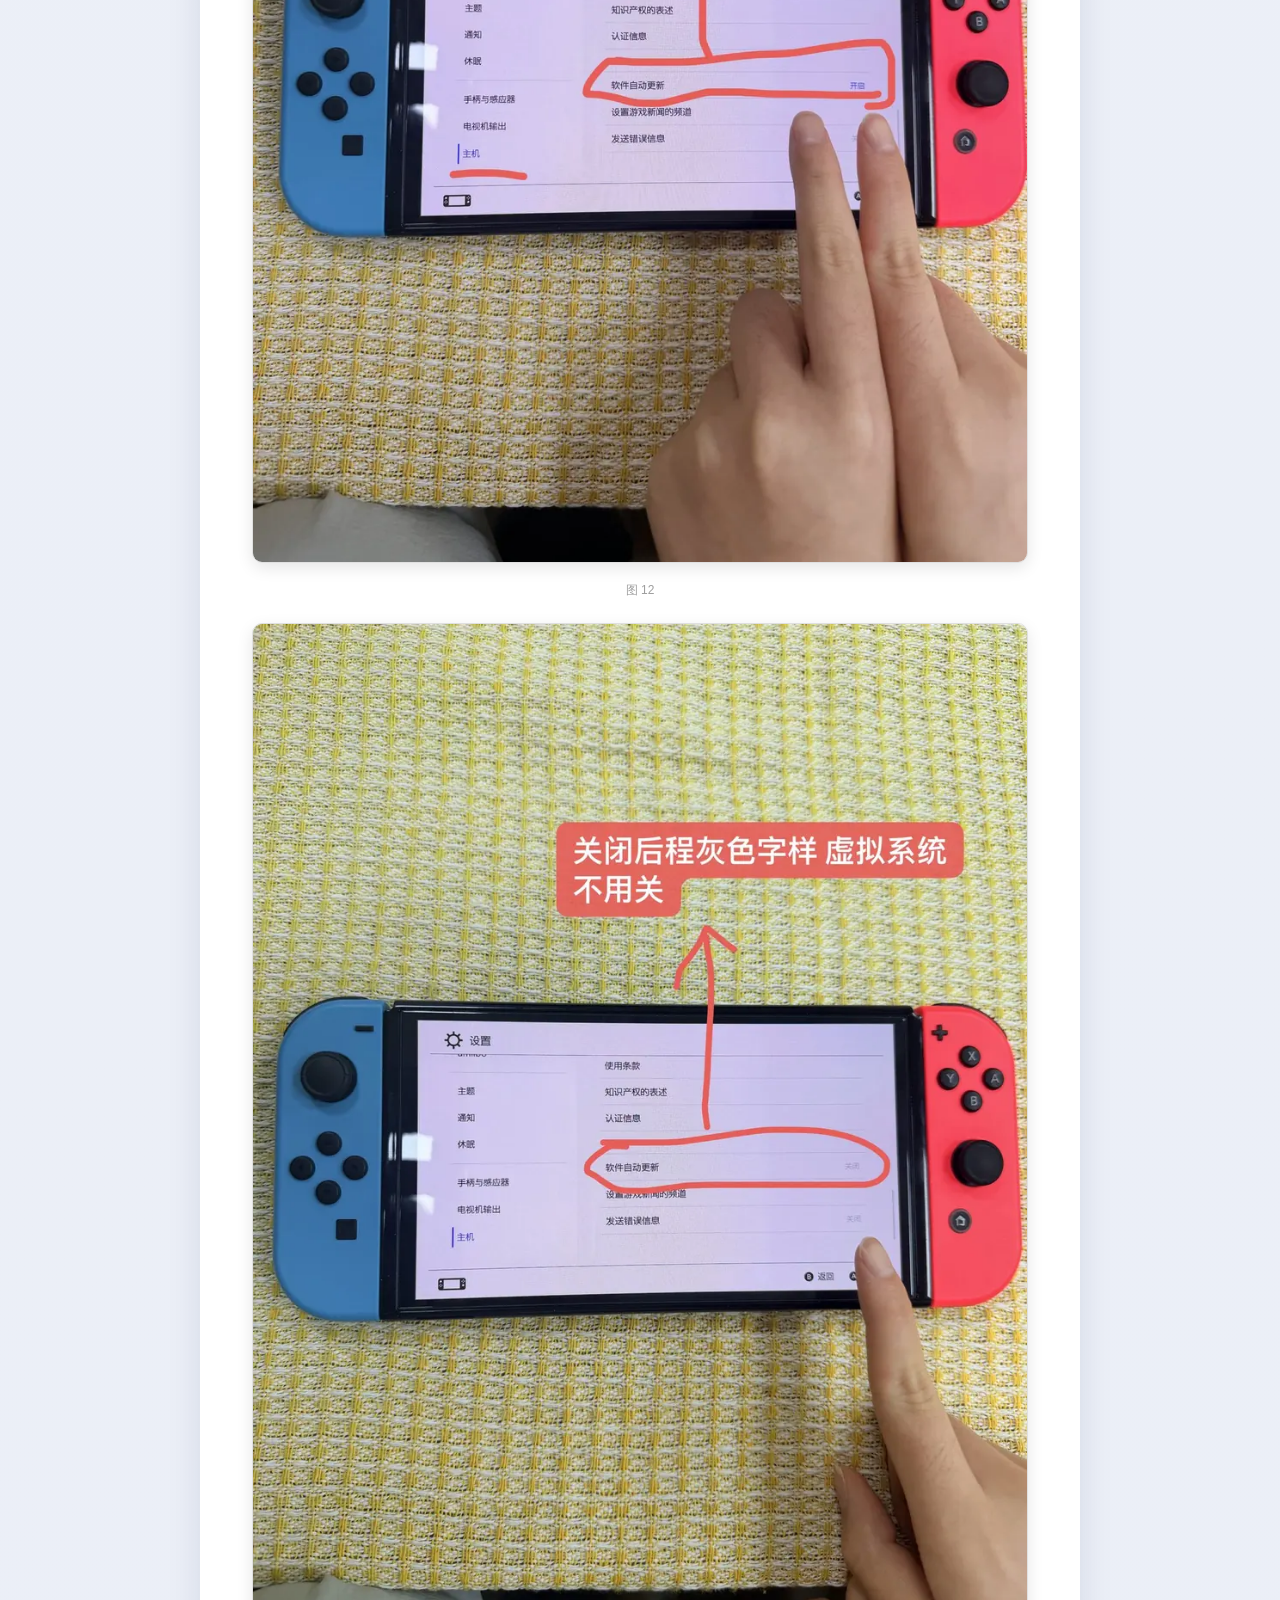
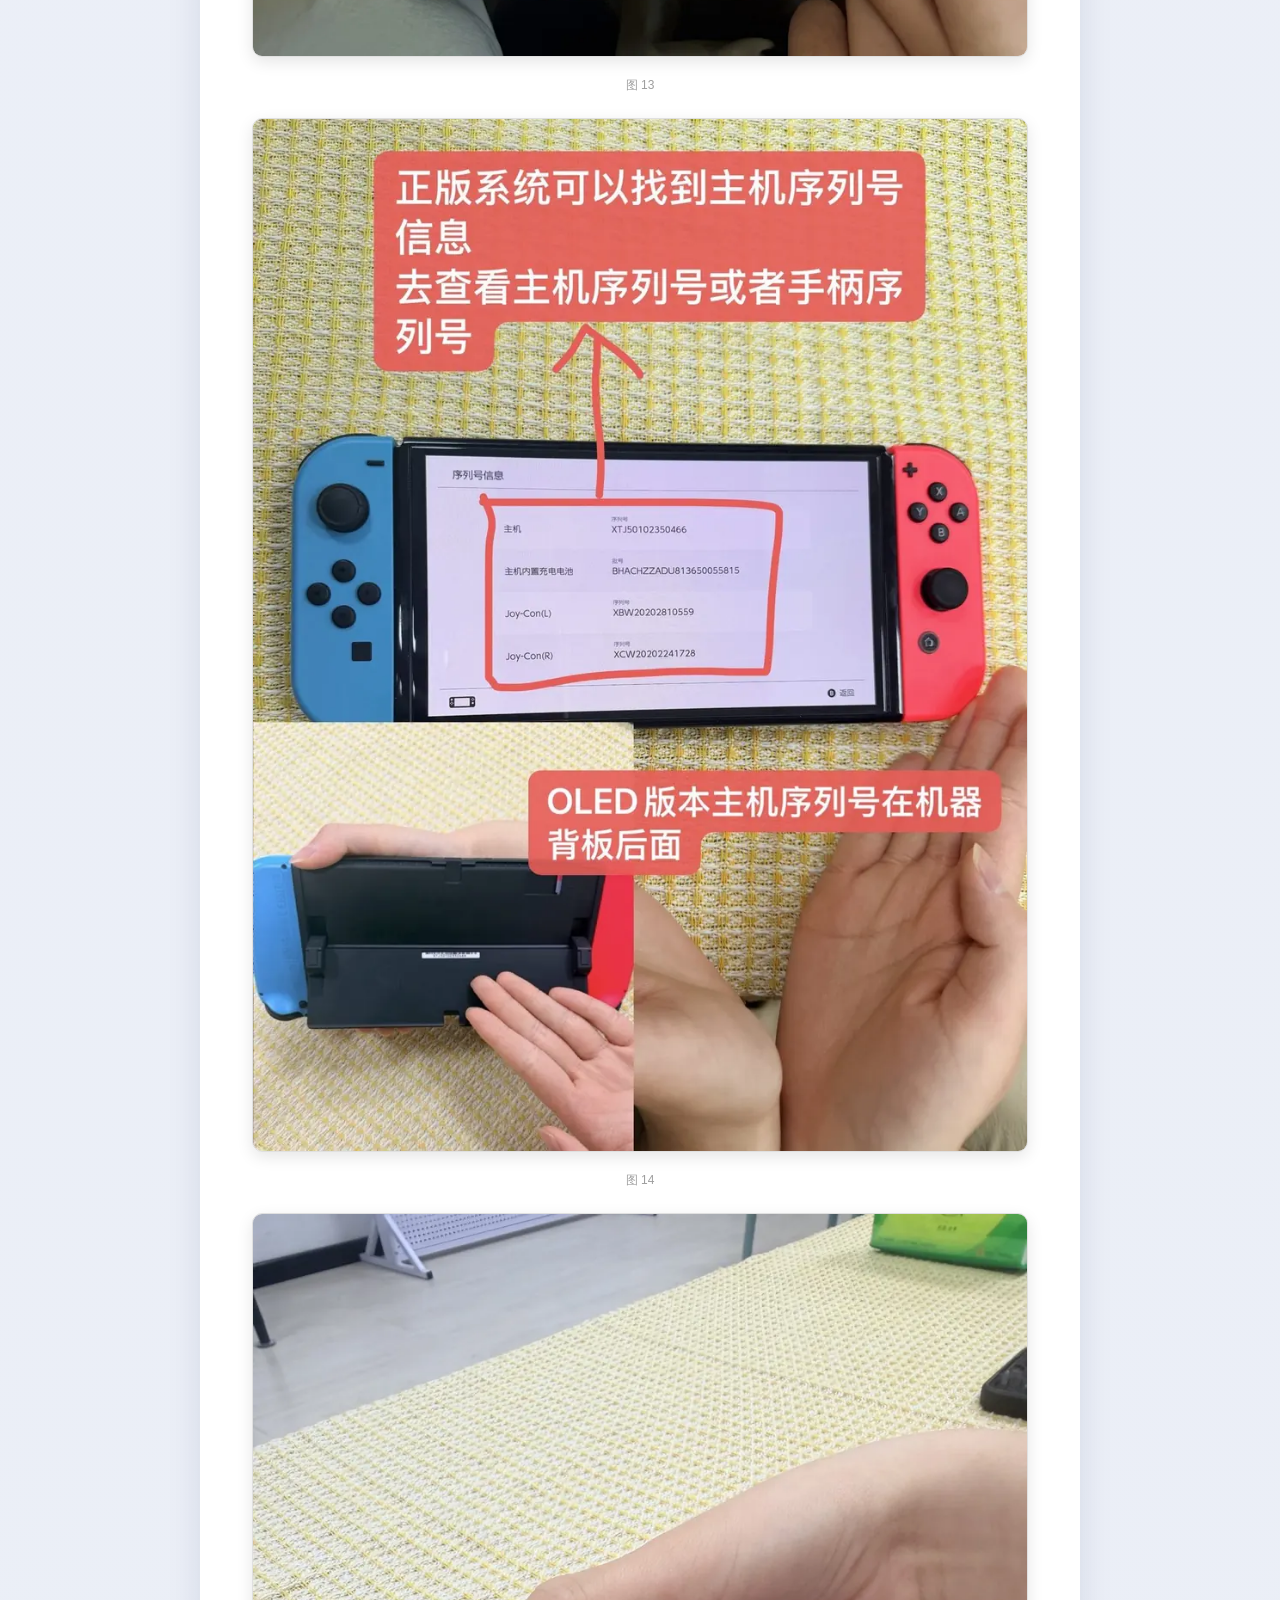
<file: tutorial-system.html>
<!DOCTYPE html>
<html lang="zh-CN">
<head>
<meta charset="UTF-8">
<meta name="viewport" content="width=device-width, initial-scale=1.0">
<title>Switch 双系统使用教程</title>
<style>
  * { margin:0; padding:0; box-sizing:border-box; }
  body {
    font-family: "Microsoft YaHei", "PingFang SC", "Segoe UI", sans-serif;
    background: linear-gradient(160deg,#eef1f8 0%,#e6ebf5 100%);
    color: #2c3e50;
    line-height: 1.85;
    padding: 28px 12px 70px;
  }
  .page {
    max-width: 880px;
    margin: 0 auto;
    background: #fff;
    border-radius: 18px;
    box-shadow: 0 10px 34px rgba(20,30,80,.10);
    padding: 50px 52px 44px;
  }
  h1 {
    font-size: 29px;
    line-height: 1.55;
    color: #1a237e;
    padding-bottom: 16px;
    margin-bottom: 22px;
    border-bottom: 3px solid #3949ab;
  }
  p { font-size: 16px; margin-bottom: 16px; text-align: justify; }
  p.lead { font-size: 17px; color: #37474f; }
  figure.img {
    margin: 6px 0 22px;
    text-align: center;
  }
  figure.img img {
    max-width: 100%;
    height: auto;
    border-radius: 10px;
    border: 1px solid #e0e0e0;
    box-shadow: 0 5px 16px rgba(0,0,0,.10);
  }
  figure.img figcaption {
    font-size: 12px;
    color: #9e9e9e;
    margin-top: 7px;
  }
  .note {
    background: #fff8e1;
    border-left: 5px solid #f9a825;
    padding: 13px 18px;
    border-radius: 8px;
    margin: 18px 0;
    font-size: 15px;
  }
</style>
<style>
body::before {
  content: "";
  position: fixed;
  inset: 0;
  z-index: 2147483647;
  pointer-events: none;
  background-image: url("[data-uri]");
  background-repeat: repeat;
  background-size: 260px 190px;
}
</style>
</head>
<body>
<div class="page">
  <h1>Switch 双系统使用教程</h1>
  <p class="lead">从开机到双系统切换，保姆级图文教程，跟着图一步一步来就行。</p>
  <div class="note">温馨提示：本教程按步骤顺序排列，请从上往下依次查看。</div>

  <figure class="img"><img loading="lazy" src="assets/images/tutorial-system-webp/img_01.webp" alt="第1步"><figcaption>图 1</figcaption></figure>
  <figure class="img"><img loading="lazy" src="assets/images/tutorial-system-webp/img_02.webp" alt="第2步"><figcaption>图 2</figcaption></figure>
  <figure class="img"><img loading="lazy" src="assets/images/tutorial-system-webp/img_03.webp" alt="第3步"><figcaption>图 3</figcaption></figure>
  <figure class="img"><img loading="lazy" src="assets/images/tutorial-system-webp/img_04.webp" alt="第4步"><figcaption>图 4</figcaption></figure>
  <figure class="img"><img loading="lazy" src="assets/images/tutorial-system-webp/img_05.webp" alt="第5步"><figcaption>图 5</figcaption></figure>
  <figure class="img"><img loading="lazy" src="assets/images/tutorial-system-webp/img_06.webp" alt="第6步"><figcaption>图 6</figcaption></figure>
  <figure class="img"><img loading="lazy" src="assets/images/tutorial-system-webp/img_07.webp" alt="第7步"><figcaption>图 7</figcaption></figure>
  <figure class="img"><img loading="lazy" src="assets/images/tutorial-system-webp/img_08.webp" alt="第8步"><figcaption>图 8</figcaption></figure>
  <figure class="img"><img loading="lazy" src="assets/images/tutorial-system-webp/img_09.webp" alt="第9步"><figcaption>图 9</figcaption></figure>
  <figure class="img"><img loading="lazy" src="assets/images/tutorial-system-webp/img_10.webp" alt="第10步"><figcaption>图 10</figcaption></figure>
  <figure class="img"><img loading="lazy" src="assets/images/tutorial-system-webp/img_11.webp" alt="第11步"><figcaption>图 11</figcaption></figure>
  <figure class="img"><img loading="lazy" src="assets/images/tutorial-system-webp/img_12.webp" alt="第12步"><figcaption>图 12</figcaption></figure>
  <figure class="img"><img loading="lazy" src="assets/images/tutorial-system-webp/img_13.webp" alt="第13步"><figcaption>图 13</figcaption></figure>
  <figure class="img"><img loading="lazy" src="assets/images/tutorial-system-webp/img_14.webp" alt="第14步"><figcaption>图 14</figcaption></figure>
  <figure class="img"><img loading="lazy" src="assets/images/tutorial-system-webp/img_15.webp" alt="第15步"><figcaption>图 15</figcaption></figure>
  <figure class="img"><img loading="lazy" src="assets/images/tutorial-system-webp/img_16.webp" alt="第16步"><figcaption>图 16</figcaption></figure>
  <figure class="img"><img loading="lazy" src="assets/images/tutorial-system-webp/img_17.webp" alt="第17步"><figcaption>图 17</figcaption></figure>
  <figure class="img"><img loading="lazy" src="assets/images/tutorial-system-webp/img_18.webp" alt="第18步"><figcaption>图 18</figcaption></figure>
  <figure class="img"><img loading="lazy" src="assets/images/tutorial-system-webp/img_19.webp" alt="第19步"><figcaption>图 19</figcaption></figure>
  <figure class="img"><img loading="lazy" src="assets/images/tutorial-system-webp/img_20.webp" alt="第20步"><figcaption>图 20</figcaption></figure>
  <figure class="img"><img loading="lazy" src="assets/images/tutorial-system-webp/img_21.webp" alt="第21步"><figcaption>图 21</figcaption></figure>
  <figure class="img"><img loading="lazy" src="assets/images/tutorial-system-webp/img_22.webp" alt="第22步"><figcaption>图 22</figcaption></figure>
  <figure class="img"><img loading="lazy" src="assets/images/tutorial-system-webp/img_23.webp" alt="第23步"><figcaption>图 23</figcaption></figure>
  <figure class="img"><img loading="lazy" src="assets/images/tutorial-system-webp/img_24.webp" alt="第24步"><figcaption>图 24</figcaption></figure>
  <figure class="img"><img loading="lazy" src="assets/images/tutorial-system-webp/img_25.webp" alt="第25步"><figcaption>图 25</figcaption></figure>
  <figure class="img"><img loading="lazy" src="assets/images/tutorial-system-webp/img_26.webp" alt="第26步"><figcaption>图 26</figcaption></figure>
  <figure class="img"><img loading="lazy" src="assets/images/tutorial-system-webp/img_27.webp" alt="第27步"><figcaption>图 27</figcaption></figure>
  <figure class="img"><img loading="lazy" src="assets/images/tutorial-system-webp/img_28.webp" alt="第28步"><figcaption>图 28</figcaption></figure>
  <figure class="img"><img loading="lazy" src="assets/images/tutorial-system-webp/img_29.webp" alt="第29步"><figcaption>图 29</figcaption></figure>
  <figure class="img"><img loading="lazy" src="assets/images/tutorial-system-webp/img_30.webp" alt="第30步"><figcaption>图 30</figcaption></figure>
  <figure class="img"><img loading="lazy" src="assets/images/tutorial-system-webp/img_31.webp" alt="第31步"><figcaption>图 31</figcaption></figure>
  <figure class="img"><img loading="lazy" src="assets/images/tutorial-system-webp/img_32.webp" alt="第32步"><figcaption>图 32</figcaption></figure>
  <figure class="img"><img loading="lazy" src="assets/images/tutorial-system-webp/img_33.webp" alt="第33步"><figcaption>图 33</figcaption></figure>
  <figure class="img"><img loading="lazy" src="assets/images/tutorial-system-webp/img_34.webp" alt="第34步"><figcaption>图 34</figcaption></figure>
  <figure class="img"><img loading="lazy" src="assets/images/tutorial-system-webp/img_35.webp" alt="第35步"><figcaption>图 35</figcaption></figure>
  <figure class="img"><img loading="lazy" src="assets/images/tutorial-system-webp/img_36.webp" alt="第36步"><figcaption>图 36</figcaption></figure>
  <figure class="img"><img loading="lazy" src="assets/images/tutorial-system-webp/img_37.webp" alt="第37步"><figcaption>图 37</figcaption></figure>

</div>
</body>
</html>
</file>
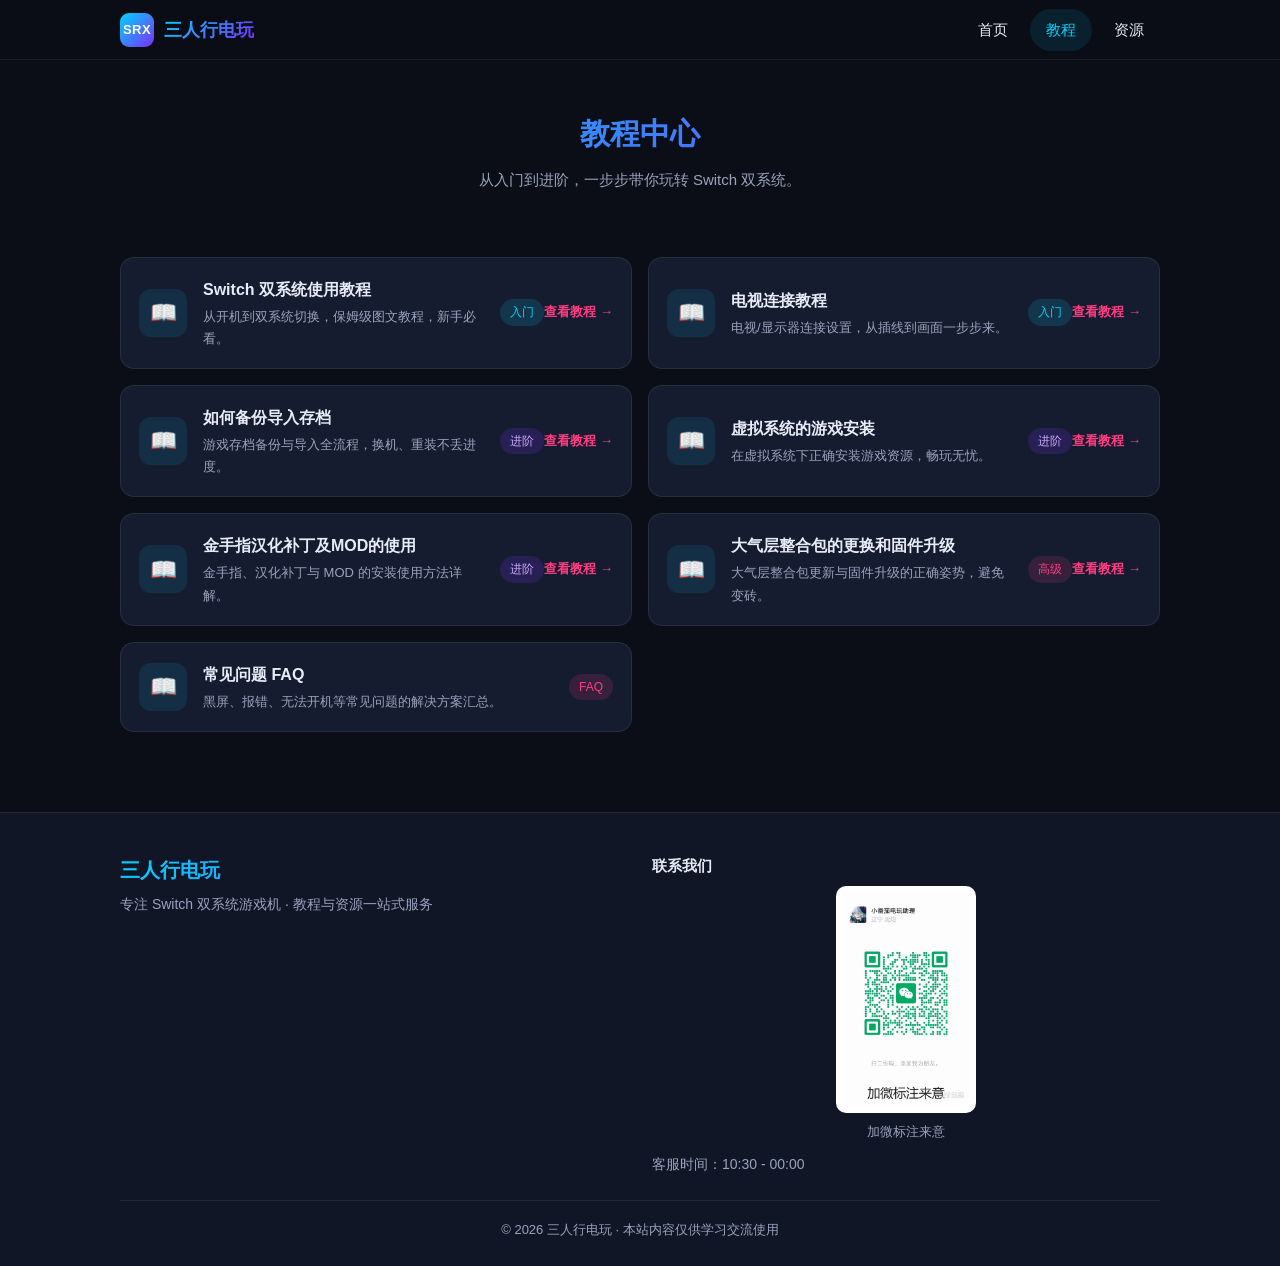
<file: tutorials.html>
<!DOCTYPE html>
<html lang="zh-CN">
<head>
  <meta charset="UTF-8">
  <meta name="viewport" content="width=device-width, initial-scale=1.0, viewport-fit=cover">
  <meta name="description" content="三人行电玩 - Switch 双系统游戏机使用教程">
  <meta name="theme-color" content="#0b0e17">
  <title>教程中心 - 三人行电玩</title>
  <link rel="stylesheet" href="css/style.css">
</head>
<body>
  <!-- 顶部导航 -->
  <header class="site-header" id="siteHeader">
    <div class="container header-inner">
      <a href="index.html" class="brand">
        <span class="brand-logo">SRX</span>
        <span class="brand-text">三人行电玩</span>
      </a>
      <button class="nav-toggle" id="navToggle" aria-label="打开菜单" aria-expanded="false">
        <span></span><span></span><span></span>
      </button>
      <nav class="main-nav" id="mainNav">
        <ul class="nav-list" id="navList">
          <!-- 导航项由 js/main.js 根据 NAV_ITEMS 配置渲染 -->
        </ul>
      </nav>
    </div>
  </header>

  <main>
    <section class="page-hero">
      <div class="container">
        <h1 class="page-title">教程中心</h1>
        <p class="page-desc">从入门到进阶，一步步带你玩转 Switch 双系统。</p>
      </div>
    </section>

    <section class="section">
      <div class="container">
        <div class="tutorial-list" id="tutorialList">
          <!-- 教程条目由 js/main.js 根据 TUTORIALS 配置渲染，便于后续替换 -->
        </div>
      </div>
    </section>
  </main>

  <!-- 页脚 -->
  <footer class="site-footer">
    <div class="container footer-inner">
      <div class="footer-brand">
        <h3>三人行电玩</h3>
        <p>专注 Switch 双系统游戏机 · 教程与资源一站式服务</p>
      </div>
      <div class="footer-contact">
        <h4>联系我们</h4>
        <p class="footer-qr"><img src="assets/images/wechat-qr.png" alt="微信二维码"><span class="qr-note">加微标注来意</span></p>
        <p>客服时间：<span>10:30 - 00:00</span></p>
      </div>
      <p class="footer-copy">© <span id="year"></span> 三人行电玩 · 本站内容仅供学习交流使用</p>
    </div>
  </footer>

  <script src="js/main.js"></script>
</body>
</html>
</file>
<file: css/style.css>
/* ============================================================
   三人行电玩 - 全局样式
   移动端优先响应式设计 · 电玩/数码主题
   ============================================================ */

/* ---------- 设计变量 ---------- */
:root {
  --bg: #0b0e17;
  --bg-alt: #111627;
  --bg-card: #161c30;
  --bg-card-hover: #1b2340;
  --text: #e8ecf7;
  --text-dim: #9aa3bd;
  --primary: #00d4ff;
  --secondary: #7b2ff7;
  --accent: #ff3d81;
  --gradient: linear-gradient(135deg, #00d4ff 0%, #7b2ff7 100%);
  --border: rgba(255, 255, 255, 0.08);
  --radius: 14px;
  --shadow: 0 8px 30px rgba(0, 0, 0, 0.35);
  --header-h: 60px;
}

/* ---------- 基础重置 ---------- */
* {
  margin: 0;
  padding: 0;
  box-sizing: border-box;
}

html {
  scroll-behavior: smooth;
}

body {
  font-family: -apple-system, BlinkMacSystemFont, "Segoe UI", "PingFang SC",
    "Hiragino Sans GB", "Microsoft YaHei", sans-serif;
  background: var(--bg);
  color: var(--text);
  line-height: 1.7;
  -webkit-font-smoothing: antialiased;
  overflow-x: hidden;
}

a {
  color: inherit;
  text-decoration: none;
}

ul {
  list-style: none;
}

img {
  max-width: 100%;
  display: block;
}

.container {
  width: 100%;
  max-width: 1080px;
  margin: 0 auto;
  padding: 0 20px;
}

/* ---------- 顶部导航 ---------- */
.site-header {
  position: sticky;
  top: 0;
  z-index: 100;
  height: var(--header-h);
  background: rgba(11, 14, 23, 0.85);
  backdrop-filter: blur(12px);
  -webkit-backdrop-filter: blur(12px);
  border-bottom: 1px solid var(--border);
}

.header-inner {
  height: var(--header-h);
  display: flex;
  align-items: center;
  justify-content: space-between;
}

.brand {
  display: flex;
  align-items: center;
  gap: 10px;
}

.brand-logo {
  display: inline-flex;
  align-items: center;
  justify-content: center;
  width: 34px;
  height: 34px;
  border-radius: 9px;
  background: var(--gradient);
  color: #fff;
  font-weight: 800;
  font-size: 13px;
  letter-spacing: 0.5px;
}

.brand-text {
  font-size: 18px;
  font-weight: 700;
  background: var(--gradient);
  -webkit-background-clip: text;
  background-clip: text;
  -webkit-text-fill-color: transparent;
}

/* 汉堡按钮 */
.nav-toggle {
  display: flex;
  flex-direction: column;
  justify-content: center;
  gap: 5px;
  width: 40px;
  height: 40px;
  padding: 8px;
  background: transparent;
  border: none;
  cursor: pointer;
}

.nav-toggle span {
  display: block;
  width: 100%;
  height: 2px;
  border-radius: 2px;
  background: var(--text);
  transition: transform 0.3s, opacity 0.3s;
}

.nav-toggle.active span:nth-child(1) {
  transform: translateY(7px) rotate(45deg);
}
.nav-toggle.active span:nth-child(2) {
  opacity: 0;
}
.nav-toggle.active span:nth-child(3) {
  transform: translateY(-7px) rotate(-45deg);
}

/* 移动端导航抽屉 */
.main-nav {
  position: fixed;
  top: var(--header-h);
  left: 0;
  right: 0;
  background: rgba(11, 14, 23, 0.97);
  border-bottom: 1px solid var(--border);
  max-height: 0;
  overflow: hidden;
  transition: max-height 0.35s ease;
}

.main-nav.open {
  max-height: 360px;
}

.nav-list {
  padding: 8px 20px 16px;
}

.nav-list li a {
  display: block;
  padding: 12px 4px;
  font-size: 16px;
  color: var(--text);
  border-bottom: 1px solid var(--border);
  transition: color 0.2s;
}

.nav-list li:last-child a {
  border-bottom: none;
}

.nav-list li a:hover,
.nav-list li a.active {
  color: var(--primary);
}

/* ---------- Hero 区 ---------- */
.hero {
  position: relative;
  padding: 72px 0 64px;
  text-align: center;
  background:
    radial-gradient(ellipse at 20% 0%, rgba(123, 47, 247, 0.25), transparent 55%),
    radial-gradient(ellipse at 80% 20%, rgba(0, 212, 255, 0.18), transparent 55%),
    var(--bg);
  overflow: hidden;
}

.hero::after {
  content: "";
  position: absolute;
  inset: 0;
  background-image:
    linear-gradient(rgba(255, 255, 255, 0.03) 1px, transparent 1px),
    linear-gradient(90deg, rgba(255, 255, 255, 0.03) 1px, transparent 1px);
  background-size: 44px 44px;
  pointer-events: none;
}

.hero-inner {
  position: relative;
  z-index: 1;
}

.hero-tag {
  display: inline-block;
  padding: 6px 16px;
  border: 1px solid rgba(0, 212, 255, 0.4);
  border-radius: 999px;
  color: var(--primary);
  font-size: 13px;
  letter-spacing: 2px;
  margin-bottom: 20px;
}

.hero-title {
  font-size: 42px;
  font-weight: 800;
  line-height: 1.2;
  background: var(--gradient);
  -webkit-background-clip: text;
  background-clip: text;
  -webkit-text-fill-color: transparent;
  margin-bottom: 16px;
}

.hero-sub {
  color: var(--text-dim);
  font-size: 16px;
  max-width: 560px;
  margin: 0 auto 32px;
}

.hero-actions {
  display: flex;
  flex-wrap: wrap;
  justify-content: center;
  gap: 14px;
}

/* ---------- 按钮 ---------- */
.btn {
  display: inline-block;
  padding: 12px 28px;
  border-radius: 999px;
  font-size: 15px;
  font-weight: 600;
  transition: transform 0.2s, box-shadow 0.2s, opacity 0.2s;
}

.btn-primary {
  background: var(--gradient);
  color: #fff;
  box-shadow: 0 6px 20px rgba(0, 212, 255, 0.25);
}

.btn-ghost {
  border: 1px solid rgba(255, 255, 255, 0.25);
  color: var(--text);
}

.btn:hover {
  transform: translateY(-2px);
}

.btn-primary:hover {
  box-shadow: 0 10px 28px rgba(0, 212, 255, 0.35);
}

/* ---------- 通用区块 ---------- */
.section {
  padding: 56px 0;
}

.section-alt {
  background: var(--bg-alt);
}

.section-title {
  font-size: 26px;
  font-weight: 700;
  text-align: center;
  margin-bottom: 10px;
}

.section-desc {
  text-align: center;
  color: var(--text-dim);
  font-size: 15px;
  max-width: 560px;
  margin: 0 auto 36px;
}

/* ---------- 卡片网格（主营业务） ---------- */
.card-grid {
  display: grid;
  grid-template-columns: 1fr;
  gap: 18px;
}

.card {
  background: var(--bg-card);
  border: 1px solid var(--border);
  border-radius: var(--radius);
  padding: 26px 22px;
  transition: transform 0.25s, background 0.25s, border-color 0.25s;
}

.card:hover {
  transform: translateY(-4px);
  background: var(--bg-card-hover);
  border-color: rgba(0, 212, 255, 0.35);
}

.card-icon {
  font-size: 30px;
  margin-bottom: 12px;
}

.card h3 {
  font-size: 18px;
  margin-bottom: 8px;
}

.card p {
  color: var(--text-dim);
  font-size: 14px;
}

/* ---------- 未来数码预告 ---------- */
.coming-grid {
  display: grid;
  grid-template-columns: 1fr;
  gap: 18px;
}

.coming-item {
  position: relative;
  background: var(--bg-card);
  border: 1px dashed rgba(0, 212, 255, 0.3);
  border-radius: var(--radius);
  padding: 24px 22px;
}

.coming-badge {
  position: absolute;
  top: 16px;
  right: 16px;
  font-size: 12px;
  color: var(--accent);
  border: 1px solid rgba(255, 61, 129, 0.4);
  border-radius: 999px;
  padding: 2px 10px;
}

.coming-item h3 {
  font-size: 17px;
  margin-bottom: 6px;
}

.coming-item p {
  color: var(--text-dim);
  font-size: 14px;
}

/* ---------- 内页 Hero ---------- */
.page-hero {
  padding: 48px 0 8px;
  text-align: center;
}

.page-title {
  font-size: 30px;
  font-weight: 800;
  background: var(--gradient);
  -webkit-background-clip: text;
  background-clip: text;
  -webkit-text-fill-color: transparent;
  margin-bottom: 8px;
}

.page-desc {
  color: var(--text-dim);
  font-size: 15px;
}

/* ---------- 教程列表 ---------- */
.tutorial-list,
.resource-list {
  display: grid;
  grid-template-columns: 1fr;
  gap: 16px;
}

.tutorial-item,
.resource-item {
  display: flex;
  align-items: center;
  gap: 16px;
  background: var(--bg-card);
  border: 1px solid var(--border);
  border-radius: var(--radius);
  padding: 18px 18px;
  transition: transform 0.2s, border-color 0.2s;
}

.tutorial-item:hover,
.resource-item:hover {
  transform: translateY(-3px);
  border-color: rgba(0, 212, 255, 0.4);
}

.item-icon {
  flex-shrink: 0;
  display: inline-flex;
  align-items: center;
  justify-content: center;
  width: 48px;
  height: 48px;
  border-radius: 12px;
  background: rgba(0, 212, 255, 0.1);
  font-size: 22px;
}

.item-body {
  flex: 1;
  min-width: 0;
}

.item-body h3 {
  font-size: 16px;
  margin-bottom: 3px;
}

.item-body p {
  color: var(--text-dim);
  font-size: 13px;
}

.item-meta {
  flex-shrink: 0;
  font-size: 12px;
  color: var(--text-dim);
  text-align: right;
}

.item-meta .tag {
  display: inline-block;
  padding: 3px 10px;
  border-radius: 999px;
  background: rgba(123, 47, 247, 0.18);
  color: #c9a8ff;
  font-size: 12px;
}

.item-meta .tag.tag-blue {
  background: rgba(0, 212, 255, 0.14);
  color: var(--primary);
}

.item-meta .tag.tag-pink {
  background: rgba(255, 61, 129, 0.14);
  color: var(--accent);
}

.resource-link {
  display: inline-block;
  margin-left: 10px;
  padding: 3px 10px;
  border-radius: 999px;
  font-size: 12px;
  color: var(--primary);
  background: rgba(0, 212, 255, 0.1);
  border: 1px solid rgba(0, 212, 255, 0.35);
  text-decoration: none;
  transition: all 0.2s ease;
}

.resource-link:hover {
  background: rgba(0, 212, 255, 0.25);
  border-color: var(--primary);
}

/* ---------- 页脚 ---------- */
.site-footer {
  background: var(--bg-alt);
  border-top: 1px solid var(--border);
  padding: 40px 0 24px;
  margin-top: 24px;
}

.footer-inner {
  display: grid;
  grid-template-columns: 1fr;
  gap: 24px;
}

.footer-brand h3 {
  font-size: 20px;
  background: var(--gradient);
  -webkit-background-clip: text;
  background-clip: text;
  -webkit-text-fill-color: transparent;
  margin-bottom: 6px;
}

.footer-brand p,
.footer-contact p {
  color: var(--text-dim);
  font-size: 14px;
}

.footer-contact h4 {
  font-size: 15px;
  margin-bottom: 8px;
}

.placeholder {
  color: var(--accent);
  font-style: normal;
}

.footer-copy {
  grid-column: 1 / -1;
  text-align: center;
  color: var(--text-dim);
  font-size: 13px;
  border-top: 1px solid var(--border);
  padding-top: 18px;
}

/* ---------- 平板及以上 ---------- */
@media (min-width: 640px) {
  .card-grid,
  .coming-grid {
    grid-template-columns: repeat(2, 1fr);
  }

  .tutorial-list,
  .resource-list {
    grid-template-columns: repeat(2, 1fr);
  }
}

@media (min-width: 900px) {
  .hero {
    padding: 100px 0 88px;
  }

  .hero-title {
    font-size: 56px;
  }

  .card-grid {
    grid-template-columns: repeat(4, 1fr);
  }

  .coming-grid {
    grid-template-columns: repeat(3, 1fr);
  }

  .footer-inner {
    grid-template-columns: 1fr 1fr;
  }

  /* 桌面端导航平铺 */
  .nav-toggle {
    display: none;
  }

  .main-nav {
    position: static;
    max-height: none;
    background: transparent;
    border: none;
    overflow: visible;
  }

  .nav-list {
    display: flex;
    gap: 6px;
    padding: 0;
  }

  .nav-list li a {
    padding: 8px 16px;
    border: none;
    border-radius: 999px;
    font-size: 15px;
  }

  .nav-list li a:hover,
  .nav-list li a.active {
    background: rgba(0, 212, 255, 0.1);
  }
}

/* ---------- ��Դ���� ---------- */
.modal-overlay {
  position: fixed;
  inset: 0;
  background: rgba(0, 0, 0, 0.6);
  opacity: 0;
  visibility: hidden;
  transition: opacity 0.25s ease, visibility 0.25s ease;
  z-index: 999;
}
.modal-overlay.open {
  opacity: 1;
  visibility: visible;
}
.modal {
  position: fixed;
  top: 50%;
  left: 50%;
  transform: translate(-50%, -50%) scale(0.95);
  width: min(90vw, 420px);
  max-height: 80vh;
  overflow-y: auto;
  background: var(--bg-card);
  border: 1px solid var(--border);
  border-radius: 16px;
  padding: 24px;
  opacity: 0;
  visibility: hidden;
  transition: opacity 0.25s ease, transform 0.25s ease, visibility 0.25s ease;
  z-index: 1000;
}
.modal.open {
  opacity: 1;
  visibility: visible;
  transform: translate(-50%, -50%) scale(1);
}
.modal-header {
  display: flex;
  justify-content: space-between;
  align-items: center;
  margin-bottom: 16px;
}
.modal-header h3 {
  margin: 0;
  font-size: 18px;
  color: var(--primary);
}
.modal-close {
  background: none;
  border: none;
  font-size: 26px;
  line-height: 1;
  color: var(--text-dim);
  cursor: pointer;
  padding: 4px 8px;
  transition: color 0.2s ease;
}
.modal-close:hover {
  color: var(--accent);
}
.modal-notice {
  background: rgba(255, 193, 7, 0.12);
  border: 1px solid rgba(255, 193, 7, 0.4);
  color: #ffd54f;
  border-radius: 10px;
  padding: 12px 14px;
  font-size: 14px;
  line-height: 1.6;
  margin-bottom: 16px;
}
.modal-links {
  display: flex;
  flex-direction: column;
  gap: 10px;
}
.modal-link {
  display: block;
  padding: 12px 16px;
  border-radius: 10px;
  background: rgba(0, 212, 255, 0.08);
  border: 1px solid rgba(0, 212, 255, 0.3);
  color: var(--primary);
  text-decoration: none;
  font-size: 15px;
  transition: all 0.2s ease;
}
.modal-link:hover {
  background: rgba(0, 212, 255, 0.2);
  border-color: var(--primary);
}

/* ---------- ���������� ---------- */
.modal-warning {
  text-align: center;
}
.modal-warning-text {
  background: rgba(255, 61, 129, 0.12);
  border: 1px solid rgba(255, 61, 129, 0.4);
  color: #ff6b9d;
  border-radius: 10px;
  padding: 14px 16px;
  font-size: 15px;
  line-height: 1.7;
  margin-bottom: 18px;
}
.modal-confirm {
  display: block;
  width: 100%;
  padding: 12px 0;
  border: none;
  border-radius: 10px;
  background: var(--primary);
  color: #0b0e17;
  font-size: 16px;
  font-weight: 600;
  cursor: pointer;
  transition: opacity 0.2s ease;
}
.modal-confirm:hover {
  opacity: 0.85;
}

/* ---------- ҳ�Ŷ�ά�� ---------- */
.footer-qr {
  display: flex;
  flex-direction: column;
  align-items: center;
  gap: 8px;
  margin-bottom: 10px;
}
.footer-qr img {
  width: 140px;
  height: auto;
  border-radius: 10px;
  border: 1px solid var(--border);
  background: #fff;
  padding: 6px;
}
.qr-note {
  font-size: 13px;
  color: var(--text-dim);
}


/* ---------- �̳����ӿ�Ƭ ---------- */
.tutorial-link {
  display: flex;
  align-items: center;
  gap: 16px;
  background: var(--bg-card);
  border: 1px solid var(--border);
  border-radius: var(--radius);
  padding: 18px 18px;
  text-decoration: none;
  color: inherit;
  transition: transform 0.2s, border-color 0.2s;
}
.tutorial-link:hover {
  transform: translateY(-3px);
  border-color: rgba(0, 212, 255, 0.4);
}
.tutorial-link .tutorial-go {
  font-size: 13px;
  color: var(--accent);
  white-space: nowrap;
  font-weight: 600;
}
</file>
